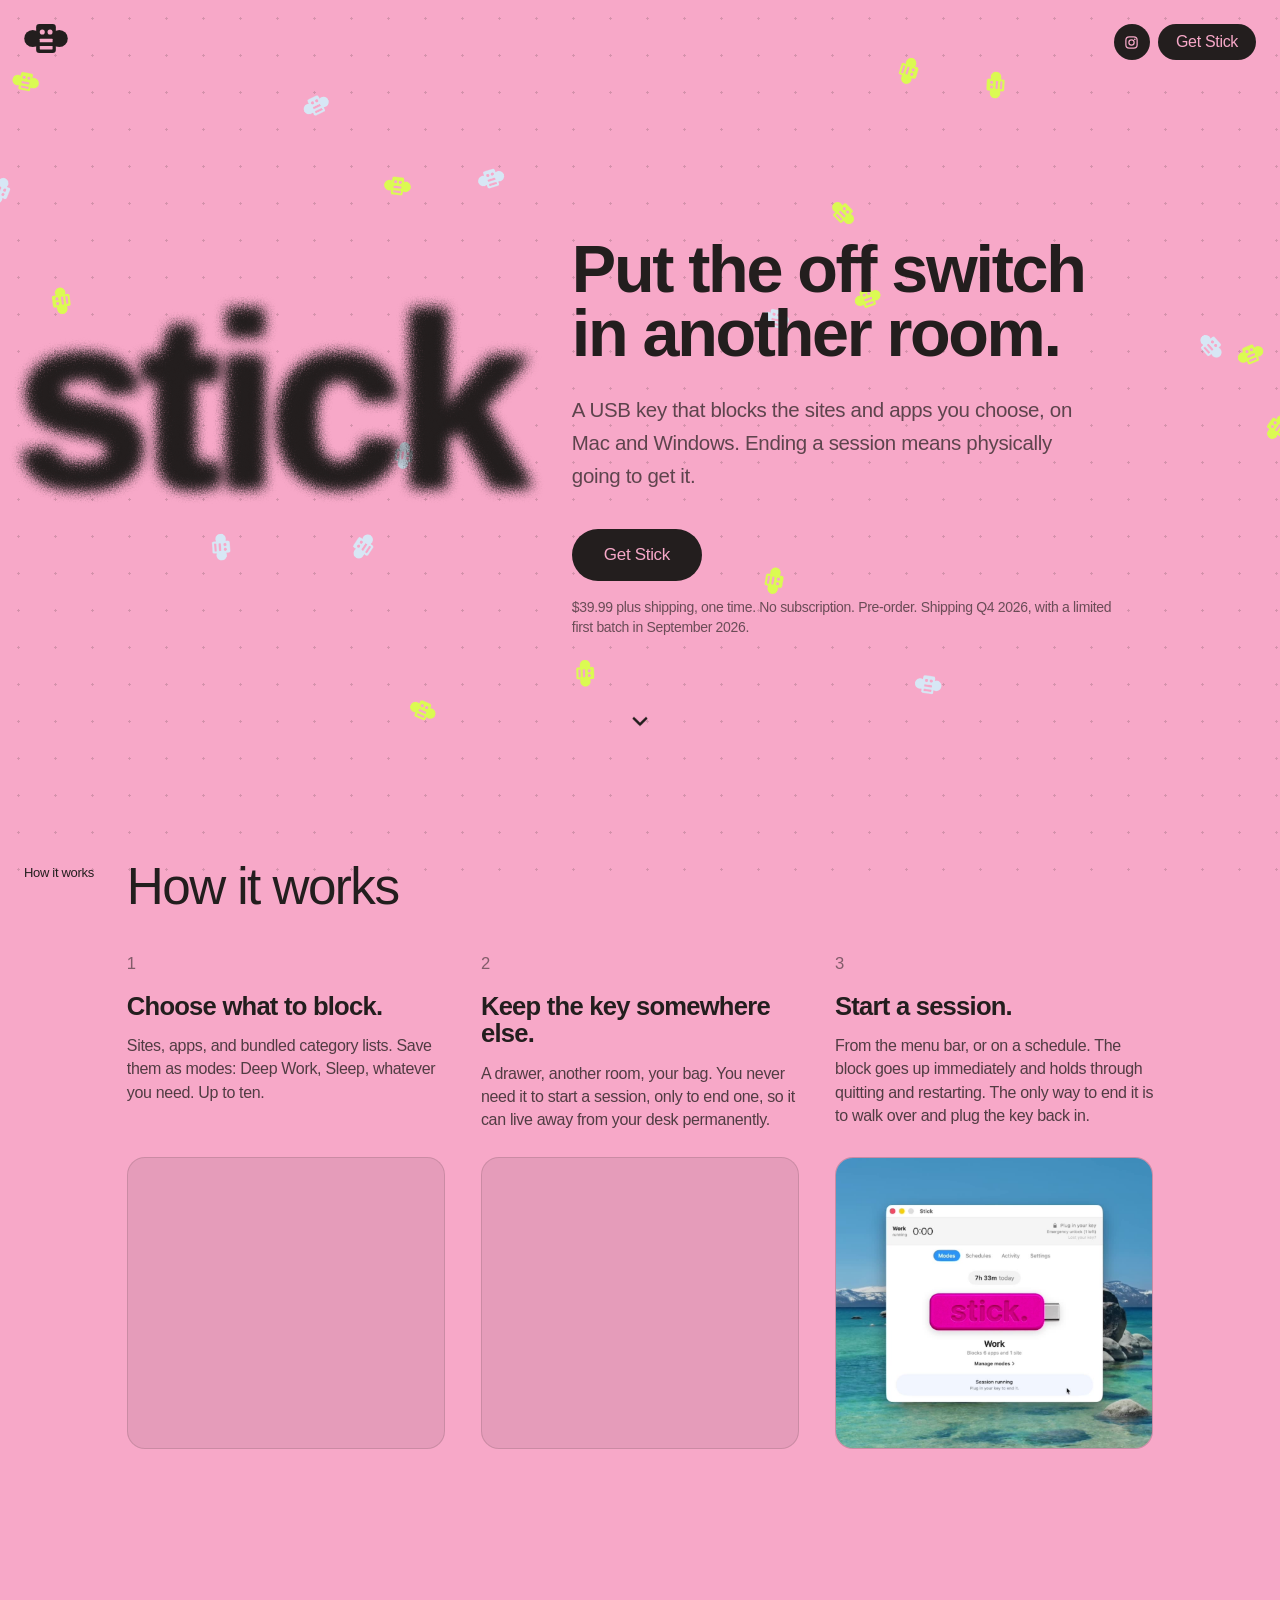
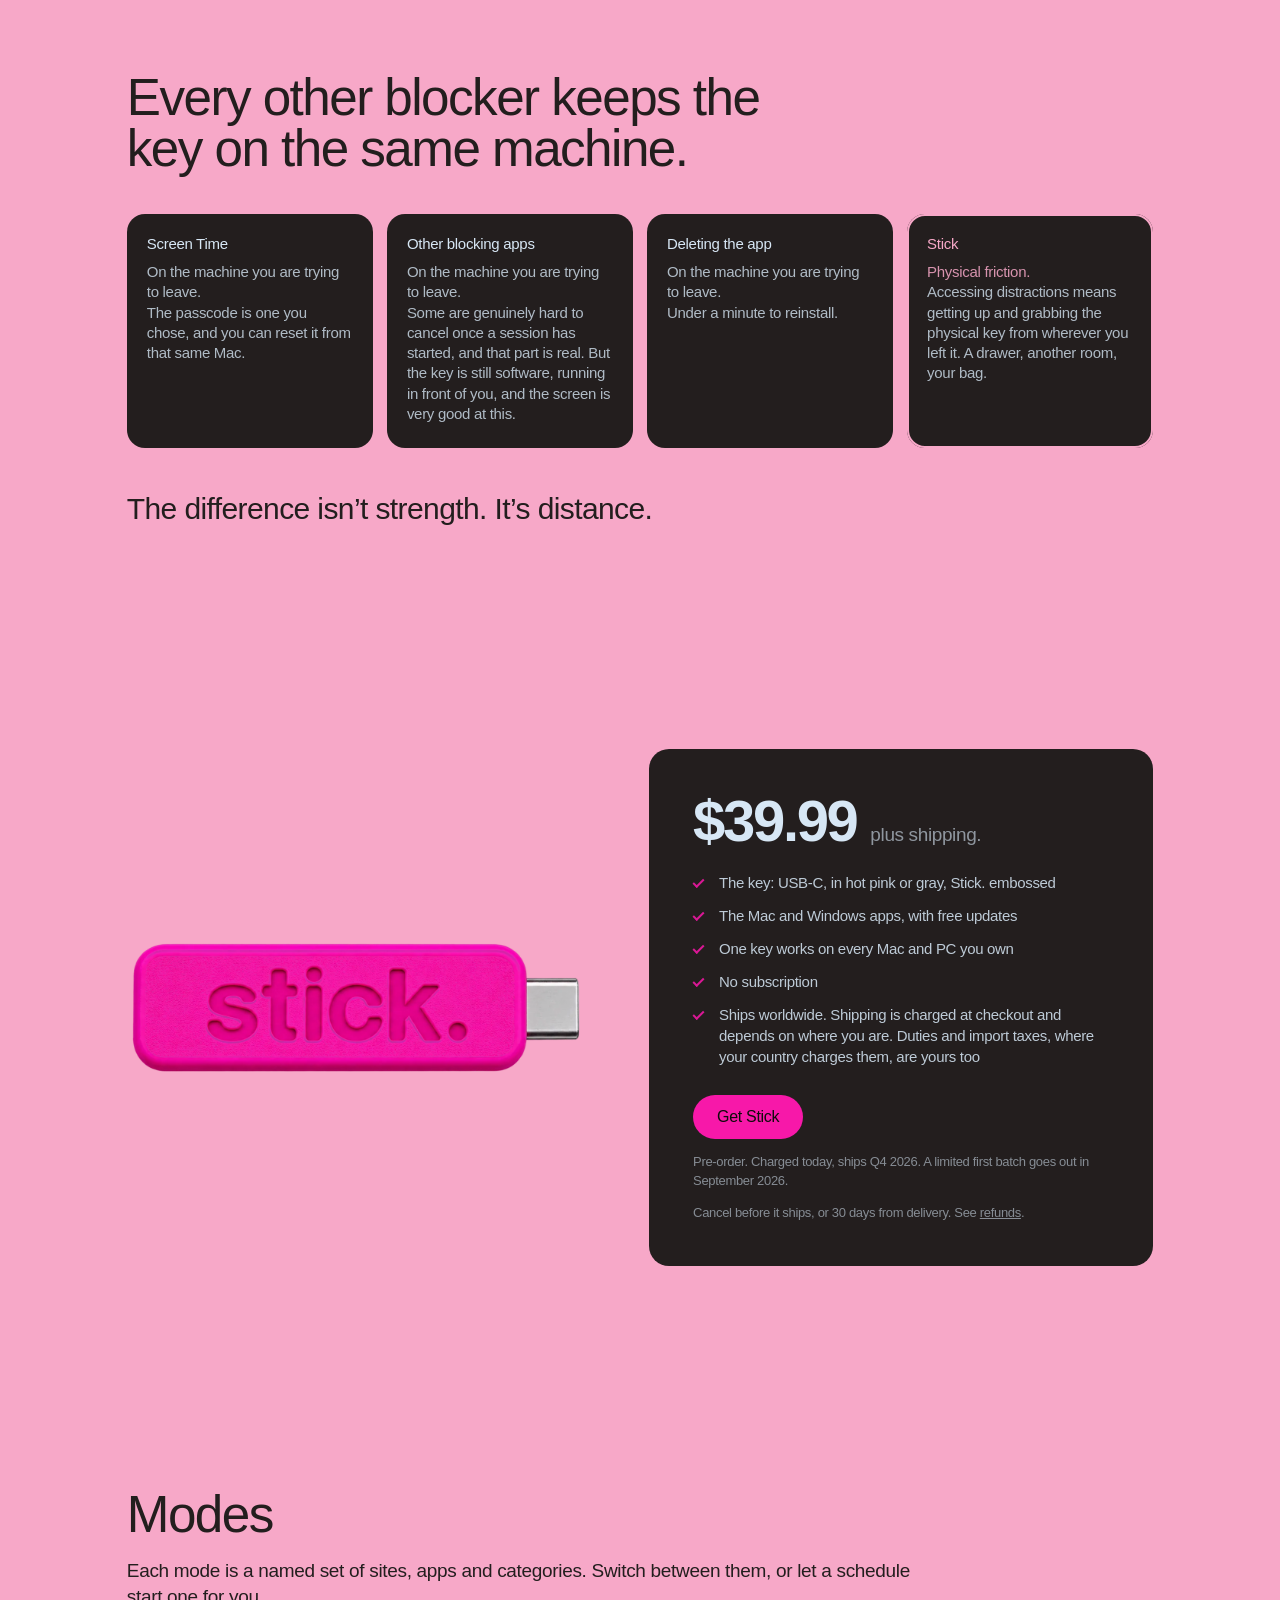
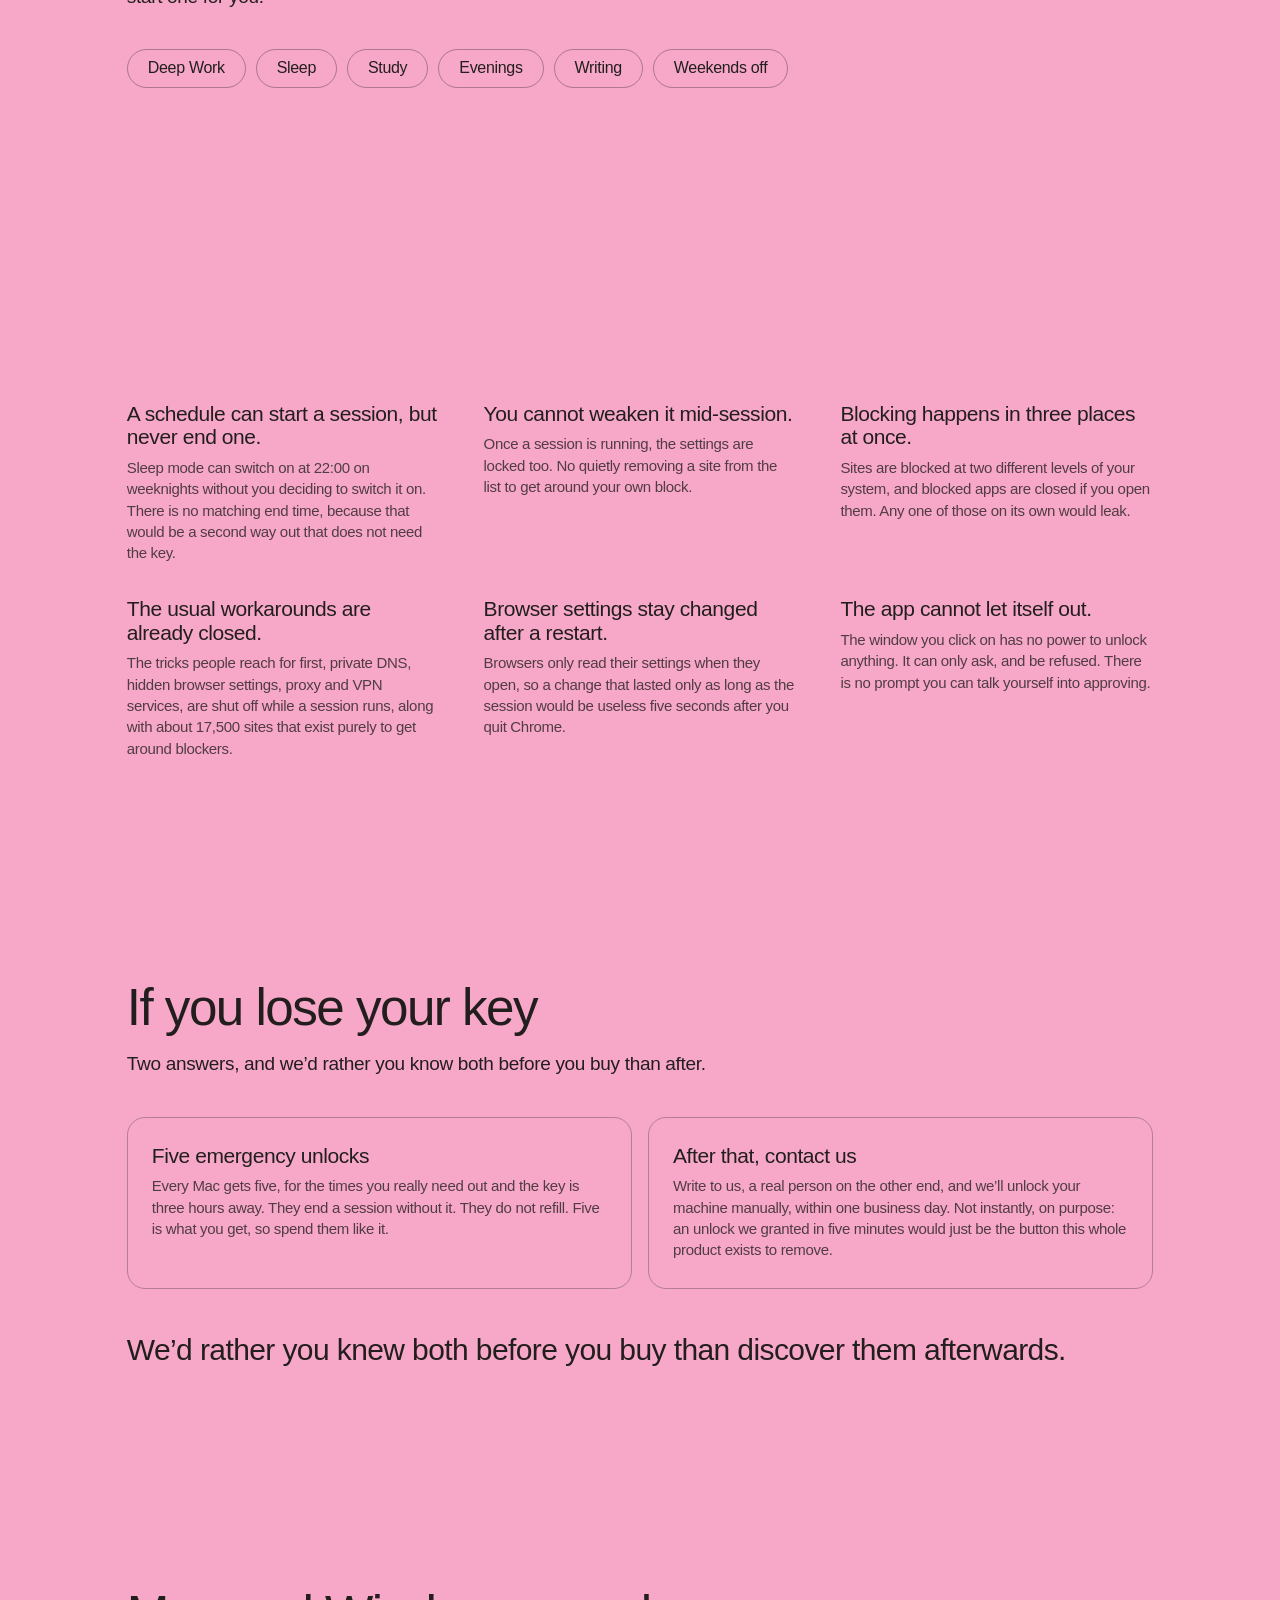
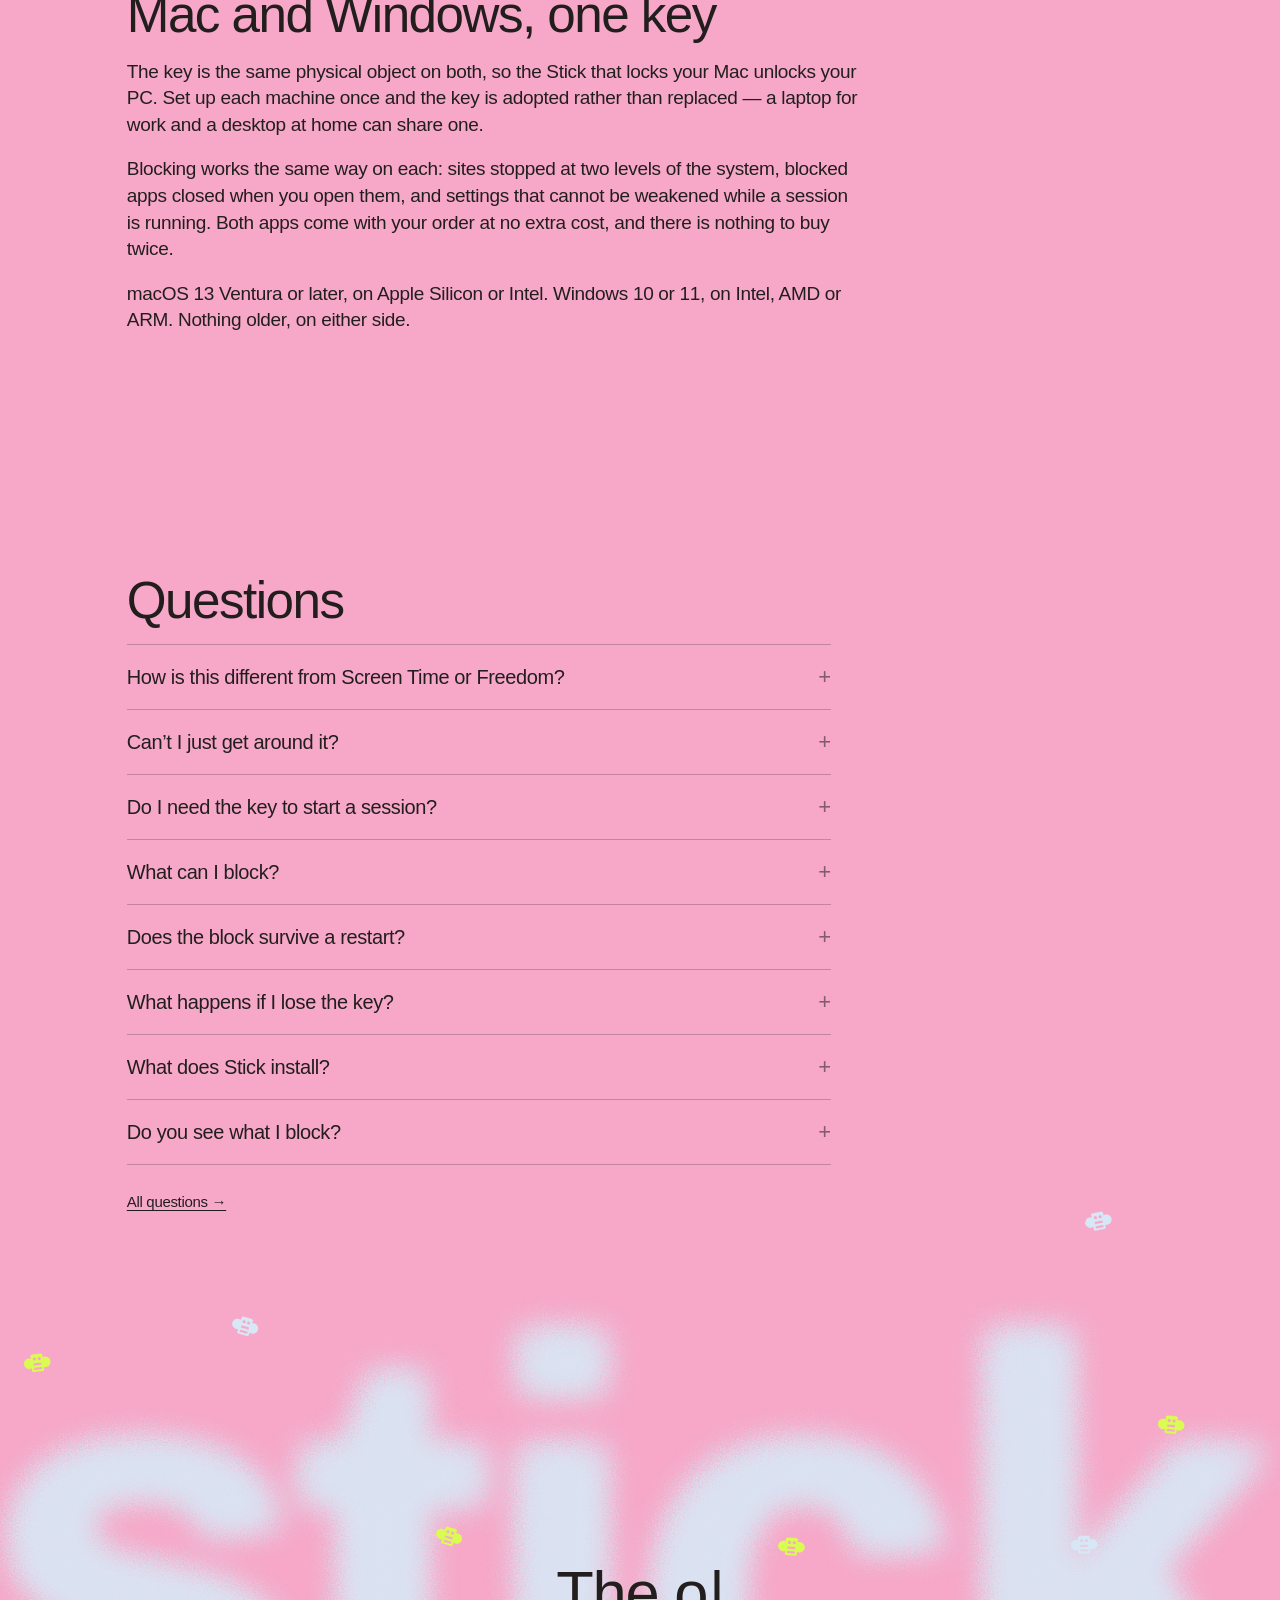
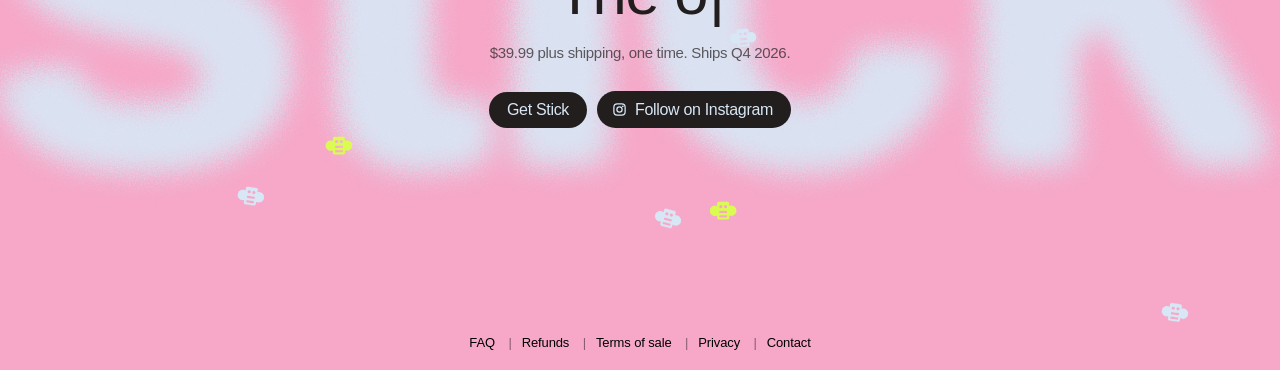
<file: index.html>
<!DOCTYPE html>
<html lang="en" data-site="stick" style="--bg-top: rgb(247, 168, 200);">
<head>
  <meta charset="UTF-8">
  <meta name="viewport" content="width=device-width, initial-scale=1.0">
  <title>Stick | Put the off switch in another room</title>
  <link rel="icon" href="assets/icon.svg">
  <meta name="description" content="Stick is a USB key that blocks the sites and apps you choose, on Mac and Windows. Ending a session means physically going to get it.">
  <meta name="theme-color" content="#f7a8c8">
  <meta property="og:title" content="Stick | Put the off switch in another room">
  <meta property="og:description" content="Stick is a USB key that blocks the sites and apps you choose, on Mac and Windows. Ending a session means physically going to get it.">
  <meta property="og:type" content="website">
  <meta name="twitter:card" content="summary_large_image">
  <link rel="stylesheet" href="assets/styles.css?v=c54cc865">
  <script>document.documentElement.classList.add("js")</script>
</head>
<body>
  <div class="bg-wash" aria-hidden="true"></div>
  <div class="bg-dots" aria-hidden="true"></div>

  <button class="chrome-logo hover-fade" type="button" aria-label="Back to top">
    <svg class="chrome-bee-logo" viewBox="0 0 466 309" width="44" height="29" aria-hidden="true" focusable="false">
      <defs>
        <mask id="chrome-bee-mask">
          <circle cx="91.7" cy="154.5" r="91.7" fill="white"></circle>
          <circle cx="374.3" cy="154.5" r="91.7" fill="white"></circle>
          <rect x="128" y="0" width="210" height="309" rx="34" fill="white"></rect>
          <ellipse class="bee-eye" cx="193.3" cy="84.4" rx="27" ry="27" fill="black">
            <animate attributeName="ry" begin="indefinite" dur="0.72s" values="27;2;27;2;27" keyTimes="0;0.18;0.36;0.54;1" fill="freeze"></animate>
          </ellipse>
          <ellipse class="bee-eye" cx="276" cy="84.4" rx="27" ry="27" fill="black">
            <animate attributeName="ry" begin="indefinite" dur="0.72s" values="27;2;27;2;27" keyTimes="0;0.18;0.36;0.54;1" fill="freeze"></animate>
          </ellipse>
          <rect x="166.3" y="157.2" width="136.9" height="38.3" rx="5" fill="black"></rect>
          <rect x="166.9" y="235.1" width="136.2" height="37.6" rx="5" fill="black"></rect>
        </mask>
      </defs>
      <rect x="0" y="0" width="466" height="309" fill="currentColor" mask="url(#chrome-bee-mask)"></rect>
    </svg>
  </button>

  <div class="chrome-right">
    <a class="buzz-pill chrome-social" href="https://www.instagram.com/stick.ig/" target="_blank" rel="noreferrer" aria-label="Open the stick Instagram profile">
      <svg viewBox="0 0 24 24" width="15" height="15" fill="none" aria-hidden="true" focusable="false">
        <rect x="3" y="3" width="18" height="18" rx="5.4" stroke="currentColor" stroke-width="2"></rect>
        <circle cx="12" cy="12" r="4.2" stroke="currentColor" stroke-width="2"></circle>
        <circle cx="17.3" cy="6.8" r="1.35" fill="currentColor"></circle>
      </svg>
    </a>
    <a class="chrome-download buzz-pill" href="#pricing">Get Stick</a>
  </div>

  <a class="chrome-builtby" href="#how-it-works"><span>How it works</span></a>

  <main class="buzz-site">
    <svg width="0" height="0" aria-hidden="true" focusable="false" class="filter-defs">
      <title>Stick wordmark texture filter</title>
      <defs>
        <filter id="buzz-fuzz-hero" x="-40%" y="-40%" width="180%" height="180%" color-interpolation-filters="sRGB">
          <feGaussianBlur in="SourceGraphic" stdDeviation="9.6" result="softLogo"></feGaussianBlur>
          <feTurbulence type="fractalNoise" baseFrequency="0.68" numOctaves="4" seed="7" result="textureNoise">
            <animate attributeName="seed" dur="0.4s" repeatCount="indefinite" values="7;19;11;25;7"></animate>
          </feTurbulence>
          <feDisplacementMap in="softLogo" in2="textureNoise" scale="14.4" xChannelSelector="R" yChannelSelector="G" result="buzzedLogo"></feDisplacementMap>
          <feColorMatrix in="textureNoise" type="matrix" values="0 0 0 0 0
                       0 0 0 0 0
                       0 0 0 0 0
                       0.66 0.66 0.66 0 0" result="grainMask"></feColorMatrix>
          <feComposite in="buzzedLogo" in2="grainMask" operator="in" result="grainLogo"></feComposite>
          <feMerge>
            <feMergeNode in="buzzedLogo"></feMergeNode>
            <feMergeNode in="grainLogo"></feMergeNode>
          </feMerge>
        </filter>
      </defs>
    </svg>

    <!-- HERO -->
    <section data-bg-section="hero" class="hero">
      <div class="bee-layer bee-layer-back" data-bee-field="hero-back" aria-hidden="true"></div>
      <div class="bee-layer bee-layer-front" data-bee-field="hero-front" aria-hidden="true"></div>

      <div class="hero-inner">
        <div class="hero-wordmark-group">
          <div class="hero-wordmark" data-fuzz>stick</div>
        </div>
        <div class="hero-copy" data-reveal>
          <h1>Put the off switch<br>in another room.</h1>
          <p class="hero-sub">A USB key that blocks the sites and apps you choose, on Mac and Windows. Ending a session means physically going to get it.</p>
          <a class="buzz-pill hero-cta" href="#pricing">Get Stick</a>
          <p class="hero-fine">$39.99 plus shipping, one time. No subscription. Pre-order. Shipping Q4 2026, with a limited first batch in September 2026.</p>
        </div>
      </div>

      <button type="button" class="hero-scroll-cue" aria-label="Scroll to learn more" data-scroll-to="#how-it-works">
        <span>
          <svg viewBox="0 0 21.0389 28.4804" fill="none" aria-hidden="true" focusable="false">
            <title>Scroll down</title>
            <g>
              <path d="M15.2985 13.1819L7.85449 5.73784C7.71567 5.59903 7.55088 5.48892 7.36951 5.41379C7.18814 5.33867 6.99375 5.3 6.79744 5.3C6.40097 5.3 6.02073 5.4575 5.74039 5.73784C5.60157 5.87666 5.49146 6.04145 5.41633 6.22282C5.34121 6.40419 5.30254 6.59858 5.30254 6.7949C5.30254 7.19137 5.46004 7.5716 5.74039 7.85195L12.1422 14.2389L5.74039 20.6259C5.60084 20.7643 5.49008 20.929 5.4145 21.1104C5.33892 21.2918 5.3 21.4864 5.3 21.6829C5.3 21.8795 5.33892 22.0741 5.4145 22.2555C5.49008 22.4369 5.60084 22.6016 5.74039 22.74C5.87879 22.8795 6.04345 22.9903 6.22488 23.0659C6.4063 23.1415 6.6009 23.1804 6.79744 23.1804C6.99398 23.1804 7.18857 23.1415 7.37 23.0659C7.55142 22.9903 7.71608 22.8795 7.85449 22.74L15.2985 15.296C15.438 15.1576 15.5488 14.9929 15.6244 14.8115C15.7 14.63 15.7389 14.4355 15.7389 14.2389C15.7389 14.0424 15.7 13.8478 15.6244 13.6664C15.5488 13.4849 15.438 13.3203 15.2985 13.1819Z" fill="currentColor"></path>
              <path d="M6.79707 5.14961C7.01308 5.14961 7.22739 5.19292 7.42695 5.27559C7.62642 5.35823 7.80747 5.47937 7.96016 5.63203L15.4045 13.0754L15.5129 13.1945C15.616 13.3192 15.7004 13.4587 15.7629 13.6086C15.846 13.8082 15.8888 14.0223 15.8889 14.2385C15.8889 14.4548 15.8461 14.6696 15.7629 14.8693C15.6797 15.0689 15.558 15.2503 15.4045 15.4025L15.4035 15.4016L7.96016 22.8449C7.80788 22.9984 7.62752 23.1211 7.42793 23.2043C7.22823 23.2875 7.01341 23.3303 6.79707 23.3303C6.58085 23.3302 6.36678 23.2874 6.16719 23.2043C5.96757 23.1211 5.78629 22.9994 5.63398 22.8459V22.8449C5.48093 22.6928 5.35857 22.5119 5.27559 22.3127C5.19254 22.1132 5.14961 21.8989 5.14961 21.6828C5.14963 21.4666 5.1925 21.2525 5.27559 21.0529C5.35868 20.8535 5.48065 20.672 5.63398 20.5197L11.9299 14.2385L5.63398 7.9582C5.3256 7.64978 5.1526 7.23126 5.15254 6.79512C5.15254 6.57911 5.19488 6.3648 5.27754 6.16523C5.36015 5.96583 5.4814 5.78469 5.63398 5.63203C5.94238 5.32364 6.36095 5.14971 6.79707 5.14961Z" stroke="currentColor" stroke-width="0.3"></path>
            </g>
          </svg>
        </span>
      </button>
    </section>


    <!-- HOW IT WORKS -->
    <section id="how-it-works" data-bg-section="how" class="band how-section">
      <h2 class="band-heading" data-reveal>How it works</h2>

      <ol class="steps">
        <li class="step" data-reveal>
          <span class="step-num">1</span>
          <h3>Choose what to block.</h3>
          <p>Sites, apps, and bundled category lists. Save them as modes: Deep Work, Sleep, whatever you need. Up to ten.</p>
          <img class="step-media" src="assets/how/step1-choose.webp" width="1100" height="987" loading="lazy" decoding="async"
               alt="The Modes tab in the Stick app, showing a Work mode that blocks 6 apps and 1 site, with its app icons listed and Edit and add buttons.">
        </li>
        <li class="step" data-reveal>
          <span class="step-num">2</span>
          <h3>Keep the key somewhere else.</h3>
          <p>A drawer, another room, your bag. You never need it to start a session, only to end one, so it can live away from your desk permanently.</p>
          <img class="step-media" src="assets/how/step2-key.webp" width="1100" height="1007" loading="lazy" decoding="async"
               alt="A hand holding the pink Stick key on a lawn, with a brick building out of focus behind it.">
        </li>
        <li class="step" data-reveal>
          <span class="step-num">3</span>
          <h3>Start a session.</h3>
          <p>From the menu bar, or on a schedule. The block goes up immediately and holds through quitting and restarting. The only way to end it is to walk over and plug the key back in.</p>
          <video class="step-media" data-autoplay src="assets/how/step3-session.mp4" poster="assets/how/step3-poster.jpg"
                 width="1000" height="918" loop muted playsinline preload="metadata"
                 aria-label="A screen recording: the Stick app showing a Work mode and a Lock button, then Chrome failing to load instagram.com with ERR_CONNECTION_REFUSED."></video>
        </li>
      </ol>
    </section>


    <!-- COMPARISON -->
    <section id="comparison" data-bg-section="compare" class="band compare-section">
      <h2 class="band-heading" data-reveal>Every other blocker keeps the key on the same machine.</h2>

      <div class="features-track compare-track">
        <article class="feature-card compare-card" data-reveal>
          <div class="feature-card-text">
            <h3>Screen Time</h3>
            <p class="compare-where">On the machine you are trying to leave.</p>
            <p>The passcode is one you chose, and you can reset it from that same Mac.</p>
          </div>
        </article>
        <article class="feature-card compare-card" data-reveal>
          <div class="feature-card-text">
            <h3>Other blocking apps</h3>
            <p class="compare-where">On the machine you are trying to leave.</p>
            <p>Some are genuinely hard to cancel once a session has started, and that part is real. But the key is still software, running in front of you, and the screen is very good at this.</p>
          </div>
        </article>
        <article class="feature-card compare-card" data-reveal>
          <div class="feature-card-text">
            <h3>Deleting the app</h3>
            <p class="compare-where">On the machine you are trying to leave.</p>
            <p>Under a minute to reinstall.</p>
          </div>
        </article>
        <article class="feature-card compare-card is-stick" data-reveal>
          <div class="feature-card-text">
            <h3>Stick</h3>
            <p class="compare-where">Physical friction.</p>
            <p>Accessing distractions means getting up and grabbing the physical key from wherever you left it. A drawer, another room, your bag.</p>
          </div>
        </article>
      </div>

      <p class="band-kicker" data-reveal>The difference isn’t strength. It’s distance.</p>
    </section>


    <!-- PRICING -->
    <section id="pricing" data-bg-section="pricing" class="band pricing-section">
      <div class="pricing-layout">
        <img class="pricing-key" src="assets/stick-key.webp?v=b2602285" width="1200" height="365" loading="lazy" decoding="async" data-reveal
             alt="The Stick key: a hot pink USB-C key with stick. embossed on it">
        <div class="pricing-card" data-reveal>
          <p class="pricing-price">$39.99 <span>plus shipping.</span></p>
          <ul class="pricing-list">
            <li>The key: USB-C, in hot pink or gray, Stick. embossed</li>
            <li>The Mac and Windows apps, with free updates</li>
            <li>One key works on every Mac and PC you own</li>
            <li>No subscription</li>
            <li>Ships worldwide. Shipping is charged at checkout and depends on where you are. Duties and import taxes, where your country charges them, are yours too</li>
          </ul>
          <a class="buzz-pill pricing-cta" href="https://www.getstick.website/buy" target="_blank" rel="noreferrer">Get Stick</a>
          <p class="pricing-note">Pre-order. Charged today, ships Q4 2026. A limited first batch goes out in September 2026.</p>
          <p class="pricing-note">Cancel before it ships, or 30 days from delivery. See <a href="pages/refunds.html">refunds</a>.</p>
        </div>
      </div>
    </section>


    <!-- MODES -->
    <section id="modes" data-bg-section="modes" class="band modes-section">
      <h2 class="band-heading" data-reveal>Modes</h2>
      <p class="band-sub" data-reveal>Each mode is a named set of sites, apps and categories. Switch between them, or let a schedule start one for you.</p>
      <ul class="mode-chips" data-reveal>
        <li>Deep Work</li>
        <li>Sleep</li>
        <li>Study</li>
        <li>Evenings</li>
        <li>Writing</li>
        <li>Weekends off</li>
      </ul>
    </section>


    <!-- DETAILS -->
    <section id="details" data-bg-section="details" class="band details-section">
      <h2 class="band-heading" data-reveal>The details we think you’ll care about</h2>
      <div class="details-grid">
        <div class="detail" data-reveal>
          <h3>A schedule can start a session, but never end one.</h3>
          <p>Sleep mode can switch on at 22:00 on weeknights without you deciding to switch it on. There is no matching end time, because that would be a second way out that does not need the key.</p>
        </div>
        <div class="detail" data-reveal>
          <h3>You cannot weaken it mid-session.</h3>
          <p>Once a session is running, the settings are locked too. No quietly removing a site from the list to get around your own block.</p>
        </div>
        <div class="detail" data-reveal>
          <h3>Blocking happens in three places at once.</h3>
          <p>Sites are blocked at two different levels of your system, and blocked apps are closed if you open them. Any one of those on its own would leak.</p>
        </div>
        <div class="detail" data-reveal>
          <h3>The usual workarounds are already closed.</h3>
          <p>The tricks people reach for first, private DNS, hidden browser settings, proxy and VPN services, are shut off while a session runs, along with about 17,500 sites that exist purely to get around blockers.</p>
        </div>
        <div class="detail" data-reveal>
          <h3>Browser settings stay changed after a restart.</h3>
          <p>Browsers only read their settings when they open, so a change that lasted only as long as the session would be useless five seconds after you quit Chrome.</p>
        </div>
        <div class="detail" data-reveal>
          <h3>The app cannot let itself out.</h3>
          <p>The window you click on has no power to unlock anything. It can only ask, and be refused. There is no prompt you can talk yourself into approving.</p>
        </div>
      </div>
    </section>


    <!-- LOST KEY -->
    <section id="lost-key" data-bg-section="key" class="band key-section">
      <h2 class="band-heading" data-reveal>If you lose your key</h2>
      <p class="band-sub" data-reveal>Two answers, and we’d rather you know both before you buy than after.</p>
      <div class="key-grid">
        <div class="key-card" data-reveal>
          <h3>Five emergency unlocks</h3>
          <p>Every Mac gets five, for the times you really need out and the key is three hours away. They end a session without it. They do not refill. Five is what you get, so spend them like it.</p>
        </div>
        <div class="key-card" data-reveal>
          <h3>After that, contact us</h3>
          <p>Write to us, a real person on the other end, and we’ll unlock your machine manually, within one business day. Not instantly, on purpose: an unlock we granted in five minutes would just be the button this whole product exists to remove.</p>
        </div>
      </div>
      <p class="band-kicker" data-reveal>We’d rather you knew both before you buy than discover them afterwards.</p>
    </section>


    <!-- PLATFORMS -->
    <section id="platforms" data-bg-section="platforms" class="band platforms-section">
      <h2 class="band-heading" data-reveal>Mac and Windows, one key</h2>
      <div class="platforms-copy">
        <p data-reveal>The key is the same physical object on both, so the Stick that locks your Mac unlocks your PC. Set up each machine once and the key is adopted rather than replaced — a laptop for work and a desktop at home can share one.</p>
        <p data-reveal>Blocking works the same way on each: sites stopped at two levels of the system, blocked apps closed when you open them, and settings that cannot be weakened while a session is running. Both apps come with your order at no extra cost, and there is nothing to buy twice.</p>
        <p class="platforms-req" data-reveal>macOS 13 Ventura or later, on Apple Silicon or Intel. Windows 10 or 11, on Intel, AMD or ARM. Nothing older, on either side.</p>
      </div>
    </section>


    <!-- QUESTIONS -->
    <section id="questions" data-bg-section="questions" class="band questions-section">
      <h2 class="band-heading" data-reveal>Questions</h2>
      <div class="faq" data-reveal>
        <details>
          <summary>How is this different from Screen Time or Freedom?</summary>
          <p>Their key lives on the machine you’re trying to get away from. Ours is an object you can put in another room. Some of those apps are legitimately hard to cancel mid-session, and we’re not claiming otherwise. We’re claiming distance beats difficulty.</p>
        </details>
        <details>
          <summary>Can’t I just get around it?</summary>
          <p>Yes, if you’re determined and technical. It’s your computer and you have administrator rights on it. Stick is built to beat the impulse, not you with a terminal open and an afternoon free. What it removes is the easy exit: no timer to wait out, no button that ends a session early, and no password you can talk yourself into typing. The way back in is a walk to wherever you left the key.</p>
        </details>
        <details>
          <summary>Do I need the key to start a session?</summary>
          <p>No. Start one from the menu bar, or let a schedule do it. The key is only how you get out.</p>
        </details>
        <details>
          <summary>What can I block?</summary>
          <p>Any website and any app, individually. Plus two bundled category lists, Explicit content and Gambling, which are tens of thousands of domains each. There deliberately isn’t a “social media” category: the site picker lets you choose the individual sites, which is finer-grained and more honest than one switch over a list you can’t inspect.</p>
        </details>
        <details>
          <summary>Does the block survive a restart?</summary>
          <p>Yes. The blocking service runs at boot and is set to restart if it stops, the blocked-hosts region is restored within two seconds of any hand edit, and browser policy is written persistently rather than per-session. Restarting, logging out, quitting the app or killing the process all leave the block in place. What ends it is the key, or one of the five emergency unlocks.</p>
        </details>
        <details>
          <summary>What happens if I lose the key?</summary>
          <p>Five emergency unlocks per machine. It’s a lifetime allowance and they don’t refill. After that, write to us and we’ll unlock it manually.</p>
        </details>
        <details>
          <summary>What does Stick install?</summary>
          <p>A small program that runs in the background, plus the app window you use. The background program needs the highest level of access on your machine, because that is what keeps a block in place after a restart instead of letting it disappear the moment you quit the app. It is signed either way — checked by Apple on a Mac, and code-signed on Windows — so your computer can confirm it came from us and has not been tampered with, and the installer comes on the key itself. The window you click on has no power to unlock anything by itself: it can only ask the background program, and be refused.</p>
        </details>
        <details>
          <summary>Do you see what I block?</summary>
          <p>No. Nothing in Stick sends anything to us: no account, no check to see whether you paid, no record of how you use it. Your modes, your blocked lists and your session history stay on your machine. It does download two lists from GitHub, and neither carries anything about you: the sites for a category when you switch one on, and a weekly refresh of the list of sites people use to get around blockers. If you would rather check than take our word for it, any network monitor will show you exactly that.</p>
        </details>
      </div>
      <p class="faq-all" data-reveal><a href="pages/faq.html">All questions →</a></p>
    </section>


    <!-- FOOTER -->
    <div class="footer-wrap">
      <footer id="get" data-bg-section="footer" class="site-footer">
        <svg width="0" height="0" aria-hidden="true" focusable="false" class="filter-defs">
          <defs>
            <filter id="buzz-fuzz-footer" x="-40%" y="-40%" width="180%" height="180%" color-interpolation-filters="sRGB">
              <feGaussianBlur in="SourceGraphic" stdDeviation="16" result="softLogo"></feGaussianBlur>
              <feTurbulence type="fractalNoise" baseFrequency="0.68" numOctaves="4" seed="7" result="textureNoise">
                <animate attributeName="baseFrequency" dur="0.4s" repeatCount="indefinite" values="0.68;0.8;0.6;0.86;0.68"></animate>
                <animate attributeName="seed" dur="0.4s" repeatCount="indefinite" values="7;19;11;25;7"></animate>
              </feTurbulence>
              <feDisplacementMap in="softLogo" in2="textureNoise" scale="24" xChannelSelector="R" yChannelSelector="G" result="buzzedLogo"></feDisplacementMap>
              <feColorMatrix in="textureNoise" type="matrix" values="0 0 0 0 0
                       0 0 0 0 0
                       0 0 0 0 0
                       0.66 0.66 0.66 0 0" result="grainMask"></feColorMatrix>
              <feComposite in="buzzedLogo" in2="grainMask" operator="in" result="grainLogo"></feComposite>
              <feMerge>
                <feMergeNode in="buzzedLogo"></feMergeNode>
                <feMergeNode in="grainLogo"></feMergeNode>
              </feMerge>
            </filter>
            <filter id="buzz-fuzz-footer-mobile" x="-40%" y="-40%" width="180%" height="180%" color-interpolation-filters="sRGB">
              <feGaussianBlur in="SourceGraphic" stdDeviation="7" result="softLogo"></feGaussianBlur>
              <feTurbulence type="fractalNoise" baseFrequency="0.9" numOctaves="5" seed="7" result="textureNoise"></feTurbulence>
              <feDisplacementMap in="softLogo" in2="textureNoise" scale="11" xChannelSelector="R" yChannelSelector="G" result="buzzedLogo"></feDisplacementMap>
              <feColorMatrix in="textureNoise" type="matrix" values="0 0 0 0 0
                       0 0 0 0 0
                       0 0 0 0 0
                       0.5 0.5 0.5 0 0" result="grainMask"></feColorMatrix>
              <feComposite in="buzzedLogo" in2="grainMask" operator="in" result="grainLogo"></feComposite>
              <feMerge>
                <feMergeNode in="buzzedLogo"></feMergeNode>
                <feMergeNode in="grainLogo"></feMergeNode>
              </feMerge>
            </filter>
          </defs>
        </svg>

        <div class="footer-bees" data-bee-field="footer" aria-hidden="true"></div>
        <div class="footer-wordmark-static" aria-hidden="true">stick</div>
        <div class="footer-wordmark-marquee" aria-hidden="true">
          <div class="buzz-marquee-track">
            <div class="buzz-marquee-group"><span>stick</span><span>stick</span></div>
            <div class="buzz-marquee-group"><span>stick</span><span>stick</span></div>
          </div>
        </div>

        <div class="footer-content" data-reveal>
          <p class="footer-type" aria-live="off"><span data-typewriter></span><span class="type-caret" aria-hidden="true">|</span></p>
          <p class="footer-fine">$39.99 plus shipping, one time. Ships Q4 2026.</p>
          <div class="footer-actions">
            <a class="buzz-pill footer-pill" href="https://www.getstick.website/buy" target="_blank" rel="noreferrer">Get Stick</a>
            <a class="buzz-pill footer-pill footer-pill-social" href="https://www.instagram.com/stick.ig/" target="_blank" rel="noreferrer">
              <svg viewBox="0 0 24 24" width="15" height="15" fill="none" aria-hidden="true" focusable="false">
                <rect x="3" y="3" width="18" height="18" rx="5.4" stroke="currentColor" stroke-width="2"></rect>
                <circle cx="12" cy="12" r="4.2" stroke="currentColor" stroke-width="2"></circle>
                <circle cx="17.3" cy="6.8" r="1.35" fill="currentColor"></circle>
              </svg>
              Follow on Instagram
            </a>
          </div>
        </div>
      </footer>

      <div class="legal-footer-wrap">
        <footer class="legal-footer">
          <div class="legal-links-row">
            <span class="legal-links-item"><a href="pages/faq.html" class="legal-link">FAQ</a></span>
            <span class="legal-links-item"><span aria-hidden="true" class="legal-link-sep">|</span><a href="pages/refunds.html" class="legal-link">Refunds</a></span>
            <span class="legal-links-item"><span aria-hidden="true" class="legal-link-sep">|</span><a href="pages/terms.html" class="legal-link">Terms of sale</a></span>
            <span class="legal-links-item"><span aria-hidden="true" class="legal-link-sep">|</span><a href="pages/privacy.html" class="legal-link">Privacy</a></span>
            <span class="legal-links-item"><span aria-hidden="true" class="legal-link-sep">|</span><a href="pages/contact.html" class="legal-link">Contact</a></span>
          </div>
        </footer>
      </div>
    </div>
  </main>

  <script src="assets/app.js?v=f40193cb"></script>
</body>
</html>
</file>
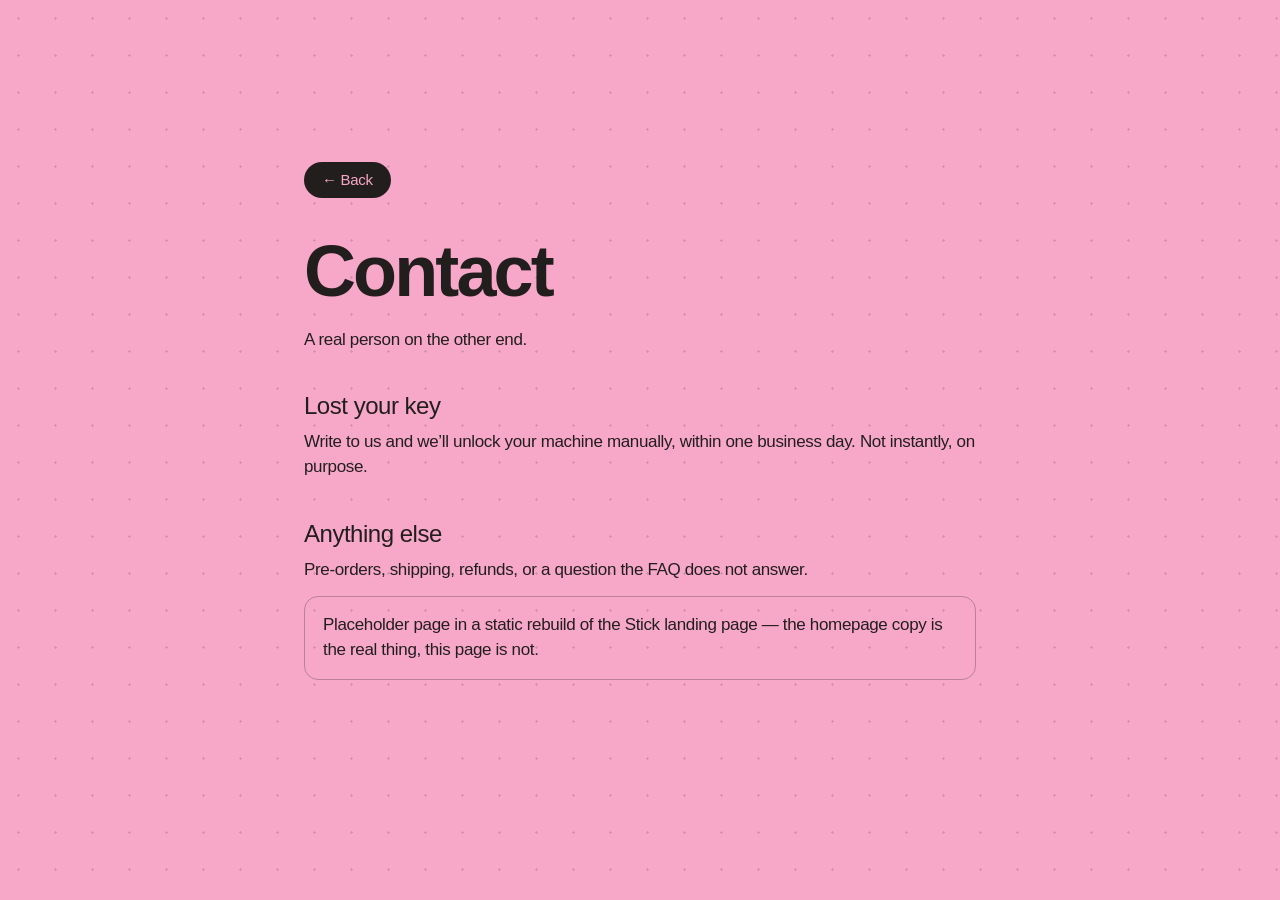
<file: pages/contact.html>
<!DOCTYPE html>
<html lang="en" style="--bg-top: rgb(247, 168, 200);">
<head>
  <meta charset="UTF-8">
  <meta name="viewport" content="width=device-width, initial-scale=1.0">
  <title>Contact — Stick</title>
  <link rel="icon" href="../assets/icon.svg">
  <meta name="theme-color" content="#f7a8c8">
  <link rel="stylesheet" href="../assets/styles.css?v=c54cc865">
</head>
<body>
  <div class="bg-wash" aria-hidden="true"></div>
  <div class="bg-dots" aria-hidden="true"></div>
  <main class="doc-page">
    <a class="doc-back buzz-pill" href="../index.html">&#8592; Back</a>
    <h1>Contact</h1>
    <p>A real person on the other end.</p>
    <h2>Lost your key</h2>
    <p>Write to us and we&#8217;ll unlock your machine manually, within one business day. Not instantly, on purpose.</p>
    <h2>Anything else</h2>
    <p>Pre-orders, shipping, refunds, or a question the FAQ does not answer.</p>
    <p class="doc-note">Placeholder page in a static rebuild of the Stick landing page &#8212; the homepage copy is the real thing, this page is not.</p>
  </main>
</body>
</html>
</file>
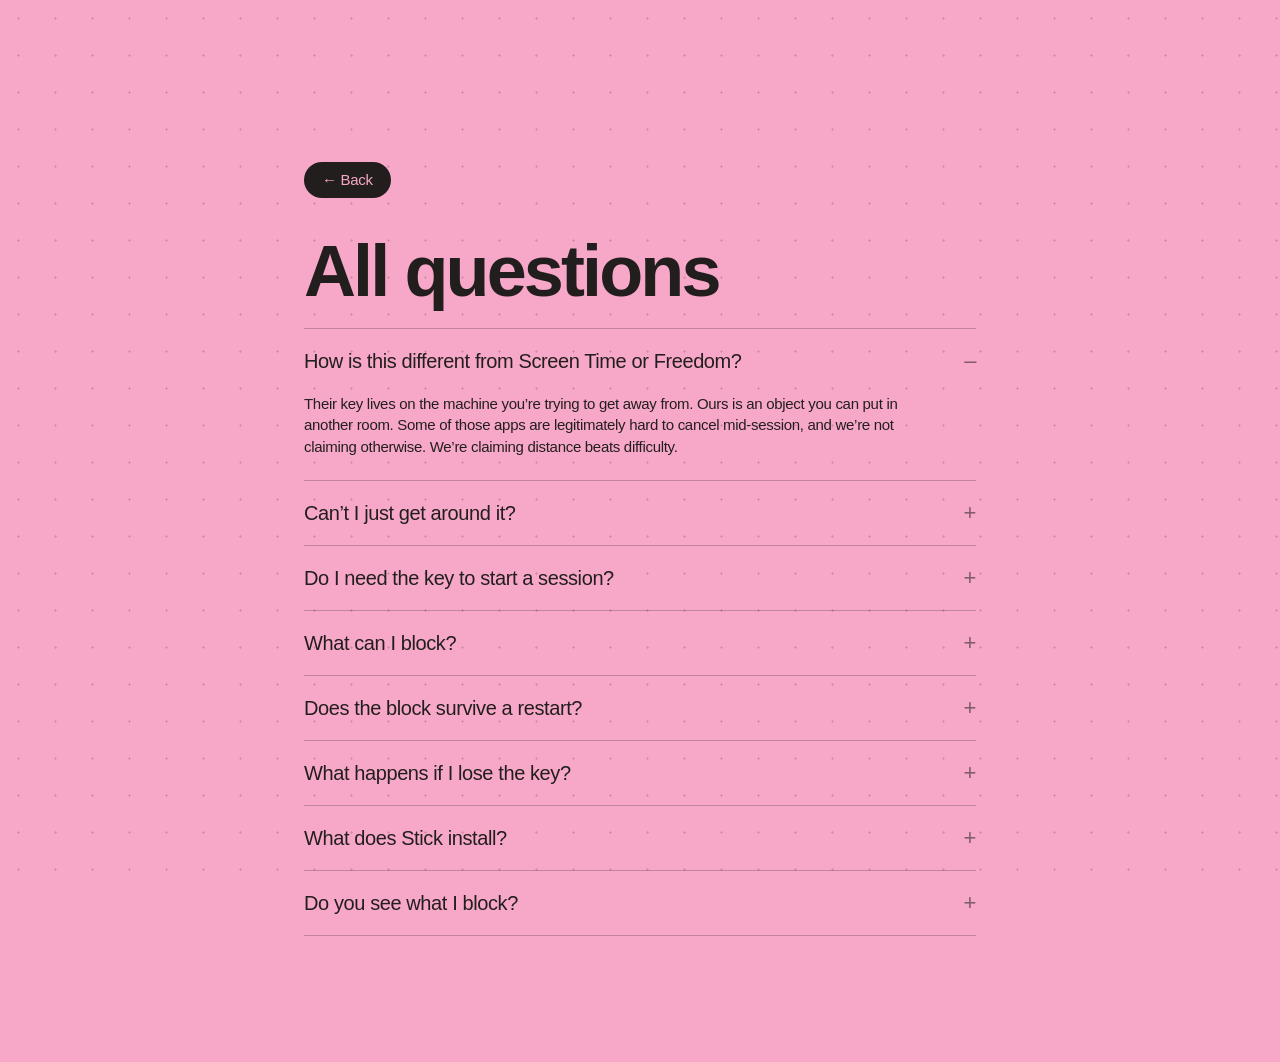
<file: pages/faq.html>
<!DOCTYPE html>
<html lang="en" style="--bg-top: rgb(247, 168, 200);">
<head>
  <meta charset="UTF-8">
  <meta name="viewport" content="width=device-width, initial-scale=1.0">
  <title>All questions — Stick</title>
  <link rel="icon" href="../assets/icon.svg">
  <meta name="theme-color" content="#f7a8c8">
  <link rel="stylesheet" href="../assets/styles.css?v=c54cc865">
</head>
<body>
  <div class="bg-wash" aria-hidden="true"></div>
  <div class="bg-dots" aria-hidden="true"></div>
  <main class="doc-page">
    <a class="doc-back buzz-pill" href="../index.html">&#8592; Back</a>
    <h1>All questions</h1>
    <div class="faq">
      <details open><summary>How is this different from Screen Time or Freedom?</summary><p>Their key lives on the machine you&#8217;re trying to get away from. Ours is an object you can put in another room. Some of those apps are legitimately hard to cancel mid-session, and we&#8217;re not claiming otherwise. We&#8217;re claiming distance beats difficulty.</p></details>
      <details><summary>Can&#8217;t I just get around it?</summary><p>Yes, if you&#8217;re determined and technical. It&#8217;s your computer and you have administrator rights on it. Stick is built to beat the impulse, not you with a terminal open and an afternoon free. What it removes is the easy exit: no timer to wait out, no button that ends a session early, and no password you can talk yourself into typing. The way back in is a walk to wherever you left the key.</p></details>
      <details><summary>Do I need the key to start a session?</summary><p>No. Start one from the menu bar, or let a schedule do it. The key is only how you get out.</p></details>
      <details><summary>What can I block?</summary><p>Any website and any app, individually. Plus two bundled category lists, Explicit content and Gambling, which are tens of thousands of domains each. There deliberately isn&#8217;t a &#8220;social media&#8221; category: the site picker lets you choose the individual sites, which is finer-grained and more honest than one switch over a list you can&#8217;t inspect.</p></details>
      <details><summary>Does the block survive a restart?</summary><p>Yes. The blocking service runs at boot and is set to restart if it stops, the blocked-hosts region is restored within two seconds of any hand edit, and browser policy is written persistently rather than per-session. Restarting, logging out, quitting the app or killing the process all leave the block in place. What ends it is the key, or one of the five emergency unlocks.</p></details>
      <details><summary>What happens if I lose the key?</summary><p>Five emergency unlocks per machine. It&#8217;s a lifetime allowance and they don&#8217;t refill. After that, write to us and we&#8217;ll unlock it manually.</p></details>
      <details><summary>What does Stick install?</summary><p>A small program that runs in the background, plus the app window you use. The background program needs the highest level of access on your machine, because that is what keeps a block in place after a restart instead of letting it disappear the moment you quit the app. It is signed either way &#8212; checked by Apple on a Mac, and code-signed on Windows &#8212; so your computer can confirm it came from us and has not been tampered with, and the installer comes on the key itself. The window you click on has no power to unlock anything by itself: it can only ask the background program, and be refused.</p></details>
      <details><summary>Do you see what I block?</summary><p>No. Nothing in Stick sends anything to us: no account, no check to see whether you paid, no record of how you use it. Your modes, your blocked lists and your session history stay on your machine. It does download two lists from GitHub, and neither carries anything about you: the sites for a category when you switch one on, and a weekly refresh of the list of sites people use to get around blockers. If you would rather check than take our word for it, any network monitor will show you exactly that.</p></details>
    </div>
  </main>
</body>
</html>
</file>
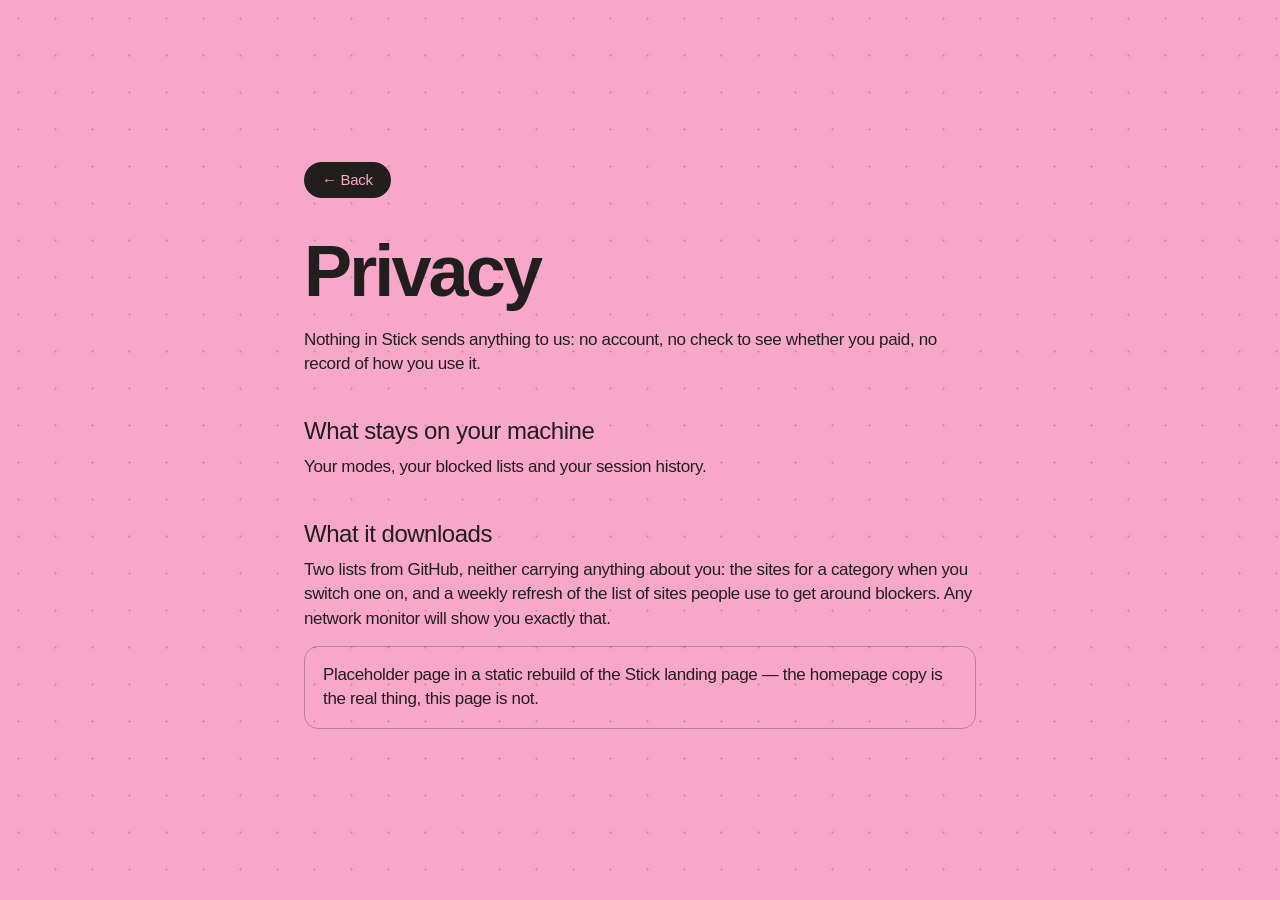
<file: pages/privacy.html>
<!DOCTYPE html>
<html lang="en" style="--bg-top: rgb(247, 168, 200);">
<head>
  <meta charset="UTF-8">
  <meta name="viewport" content="width=device-width, initial-scale=1.0">
  <title>Privacy — Stick</title>
  <link rel="icon" href="../assets/icon.svg">
  <meta name="theme-color" content="#f7a8c8">
  <link rel="stylesheet" href="../assets/styles.css?v=c54cc865">
</head>
<body>
  <div class="bg-wash" aria-hidden="true"></div>
  <div class="bg-dots" aria-hidden="true"></div>
  <main class="doc-page">
    <a class="doc-back buzz-pill" href="../index.html">&#8592; Back</a>
    <h1>Privacy</h1>
    <p>Nothing in Stick sends anything to us: no account, no check to see whether you paid, no record of how you use it.</p>
    <h2>What stays on your machine</h2>
    <p>Your modes, your blocked lists and your session history.</p>
    <h2>What it downloads</h2>
    <p>Two lists from GitHub, neither carrying anything about you: the sites for a category when you switch one on, and a weekly refresh of the list of sites people use to get around blockers. Any network monitor will show you exactly that.</p>
    <p class="doc-note">Placeholder page in a static rebuild of the Stick landing page &#8212; the homepage copy is the real thing, this page is not.</p>
  </main>
</body>
</html>
</file>
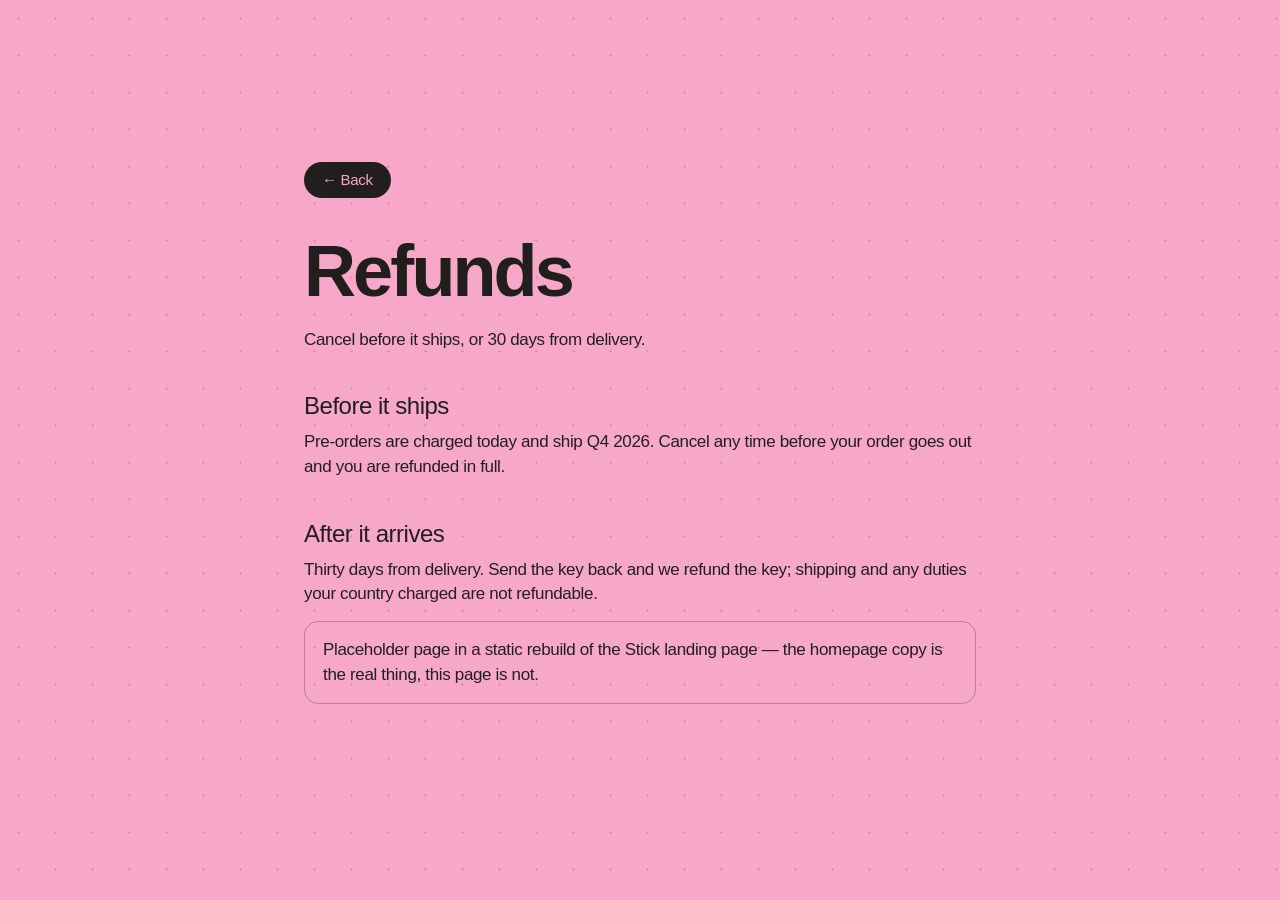
<file: pages/refunds.html>
<!DOCTYPE html>
<html lang="en" style="--bg-top: rgb(247, 168, 200);">
<head>
  <meta charset="UTF-8">
  <meta name="viewport" content="width=device-width, initial-scale=1.0">
  <title>Refunds — Stick</title>
  <link rel="icon" href="../assets/icon.svg">
  <meta name="theme-color" content="#f7a8c8">
  <link rel="stylesheet" href="../assets/styles.css?v=c54cc865">
</head>
<body>
  <div class="bg-wash" aria-hidden="true"></div>
  <div class="bg-dots" aria-hidden="true"></div>
  <main class="doc-page">
    <a class="doc-back buzz-pill" href="../index.html">&#8592; Back</a>
    <h1>Refunds</h1>
    <p>Cancel before it ships, or 30 days from delivery.</p>
    <h2>Before it ships</h2>
    <p>Pre-orders are charged today and ship Q4 2026. Cancel any time before your order goes out and you are refunded in full.</p>
    <h2>After it arrives</h2>
    <p>Thirty days from delivery. Send the key back and we refund the key; shipping and any duties your country charged are not refundable.</p>
    <p class="doc-note">Placeholder page in a static rebuild of the Stick landing page &#8212; the homepage copy is the real thing, this page is not.</p>
  </main>
</body>
</html>
</file>
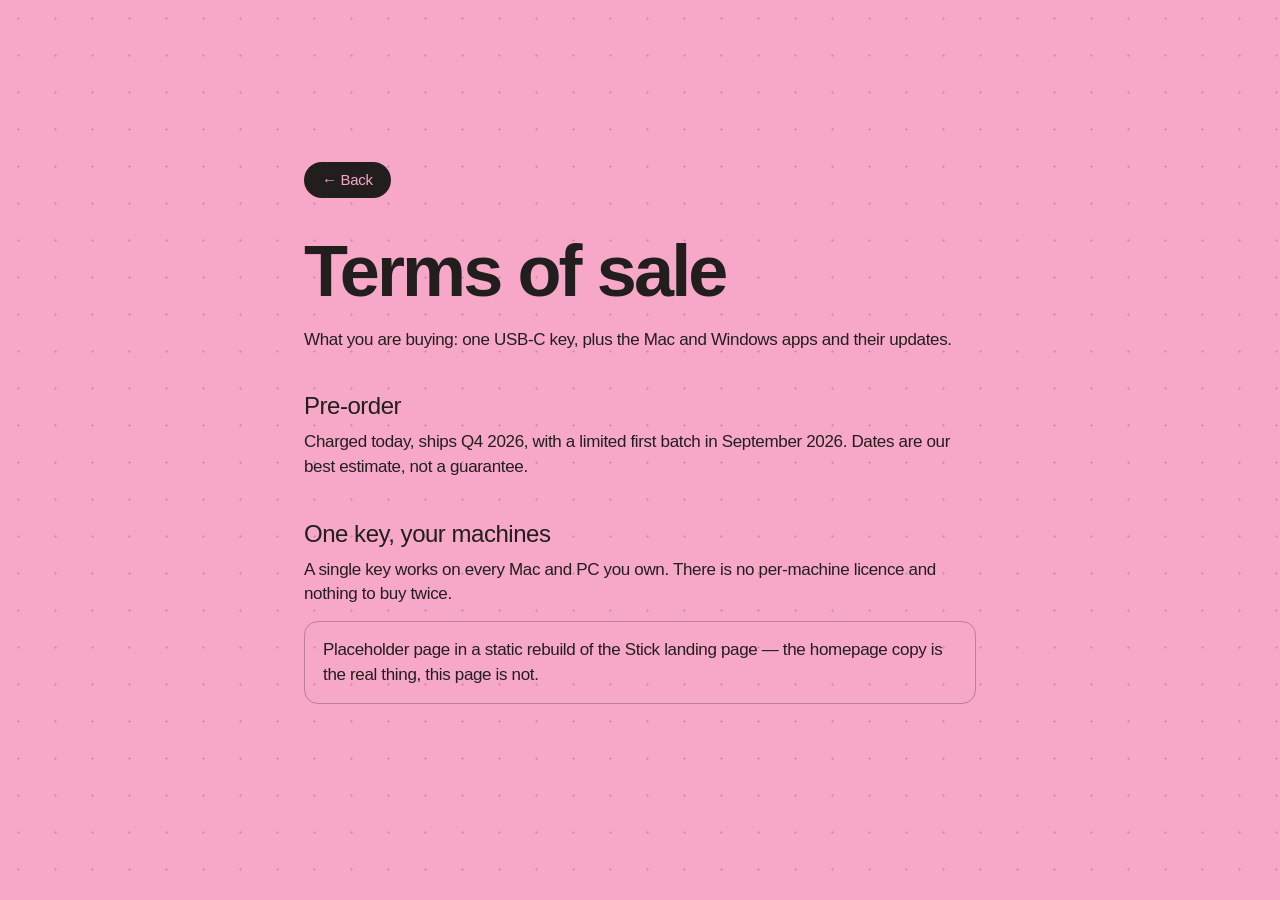
<file: pages/terms.html>
<!DOCTYPE html>
<html lang="en" style="--bg-top: rgb(247, 168, 200);">
<head>
  <meta charset="UTF-8">
  <meta name="viewport" content="width=device-width, initial-scale=1.0">
  <title>Terms of sale — Stick</title>
  <link rel="icon" href="../assets/icon.svg">
  <meta name="theme-color" content="#f7a8c8">
  <link rel="stylesheet" href="../assets/styles.css?v=c54cc865">
</head>
<body>
  <div class="bg-wash" aria-hidden="true"></div>
  <div class="bg-dots" aria-hidden="true"></div>
  <main class="doc-page">
    <a class="doc-back buzz-pill" href="../index.html">&#8592; Back</a>
    <h1>Terms of sale</h1>
    <p>What you are buying: one USB-C key, plus the Mac and Windows apps and their updates.</p>
    <h2>Pre-order</h2>
    <p>Charged today, ships Q4 2026, with a limited first batch in September 2026. Dates are our best estimate, not a guarantee.</p>
    <h2>One key, your machines</h2>
    <p>A single key works on every Mac and PC you own. There is no per-machine licence and nothing to buy twice.</p>
    <p class="doc-note">Placeholder page in a static rebuild of the Stick landing page &#8212; the homepage copy is the real thing, this page is not.</p>
  </main>
</body>
</html>
</file>
<file: assets/styles.css>
/* ==========================================================================
   Buzz — landing site styles
   ========================================================================== */

:root {
  --buzz-ink: #231e1e;
  --buzz-yellow: #d7d72e;
  --buzz-pink: #f7a8c8;
  --stick-key: #f718a9; /* sampled from the lit face of the key photo */
  /* Standard cursor shapes in solid deep blue. The keyword after each is
     the system fallback. */
  --cursor-arrow: url("data:image/svg+xml,%3Csvg xmlns='http://www.w3.org/2000/svg' width='24' height='24' viewBox='0 0 24 24'%3E%3Cpath d='M4 2.5v17.2l4.6-4.4 3 6.8 3-1.3-3-6.7h6.4z' fill='%231b3fd6' stroke='%231b3fd6' stroke-width='1.5' stroke-linejoin='round'/%3E%3C/svg%3E") 4 3, auto;
  --cursor-hand: url("data:image/svg+xml,%3Csvg xmlns='http://www.w3.org/2000/svg' width='24' height='24' viewBox='0 0 24 24'%3E%3Cpath d='M9 3.5a1.5 1.5 0 0 1 3 0V10h.5V8.5a1.5 1.5 0 0 1 3 0V10h.5V9.5a1.5 1.5 0 0 1 3 0v5.5c0 3.3-2.2 6-5.5 6h-1.2c-2 0-3.4-.9-4.5-2.4l-3.1-4.2a1.5 1.5 0 0 1 2.3-1.9L9 14z' fill='%231b3fd6' stroke='%231b3fd6' stroke-width='1.4' stroke-linejoin='round'/%3E%3C/svg%3E") 10 2, pointer;
  --cursor-text: url("data:image/svg+xml,%3Csvg xmlns='http://www.w3.org/2000/svg' width='24' height='24' viewBox='0 0 24 24'%3E%3Cpath d='M9 3h6M9 21h6M12 3v18' fill='none' stroke='%231b3fd6' stroke-width='2.5' stroke-linecap='round'/%3E%3C/svg%3E") 12 12, text;
  --buzz-lime: #dbfa52;
  --buzz-blue: #d7e7f5;
  --buzz-dot: rgba(35, 30, 30, 0.16);
  --bg-top: var(--buzz-pink);
  --font-sans: "Cash Sans", -apple-system, BlinkMacSystemFont, "Segoe UI",
    Inter, Helvetica, Arial, sans-serif;
}

*,
*::before,
*::after { box-sizing: border-box; }

html {
  background: var(--buzz-pink);
  color: var(--buzz-ink);
  -webkit-font-smoothing: antialiased;
  -moz-osx-font-smoothing: grayscale;
  scroll-behavior: smooth;
}

body {
  margin: 0;
  font-family: var(--font-sans);
  font-size: 16px;
  letter-spacing: -0.02em;
  overflow-x: hidden;
}

img { max-width: 100%; }

html { cursor: var(--cursor-arrow); }
p, h1, h2, h3, h4, li, blockquote { cursor: var(--cursor-text); }
a, button, summary, label, [role="button"] { cursor: var(--cursor-hand); }
img, video { cursor: var(--cursor-arrow); }
[hidden] { display: none !important; }

@media (prefers-reduced-motion: reduce) {
  html { scroll-behavior: auto; }
  *,
  *::before,
  *::after {
    animation-duration: 0.001ms !important;
    animation-iteration-count: 1 !important;
    transition-duration: 0.001ms !important;
  }
}

/* --------------------------------------------------------------------------
   Background layers
   -------------------------------------------------------------------------- */

.bg-wash {
  position: fixed;
  inset: 0;
  z-index: 0;
  pointer-events: none;
  background: linear-gradient(var(--bg-top), var(--bg-top));
}

.bg-dots {
  position: fixed;
  inset: 0;
  z-index: 1;
  pointer-events: none;
  background-color: transparent;
  background-image: radial-gradient(circle, var(--buzz-dot) 1.2px, transparent 1.3px);
  background-size: 37px 37px;
}

/* --------------------------------------------------------------------------
   Shared pieces
   -------------------------------------------------------------------------- */

.buzz-pill {
  transition: transform 0.28s cubic-bezier(0.2, 0.8, 0.2, 1), opacity 0.2s ease;
}
.buzz-pill:hover { transform: translateY(-1px) scale(1.03); }
.buzz-pill:active { transform: translateY(0) scale(0.98); }

.hover-fade { transition: opacity 0.25s ease, transform 0.35s ease; }
.hover-fade:hover { opacity: 0.72; }

.nowrap { white-space: nowrap; }
.filter-defs { position: absolute; pointer-events: none; }


.buzz-site {
  position: relative;
  z-index: 2;
}

[data-reveal] {
  opacity: 0;
  transform: translateY(32px);
  transition: opacity 0.9s cubic-bezier(0.2, 0.8, 0.2, 1),
    transform 0.9s cubic-bezier(0.2, 0.8, 0.2, 1);
}
[data-reveal].is-in {
  opacity: 1;
  transform: none;
}

@keyframes caret-blink { 0%, 100% { opacity: 1; } 50% { opacity: 0; } }
@keyframes msg-in {
  from { opacity: 0; transform: translateY(8px); }
  to { opacity: 1; transform: none; }
}

/* --------------------------------------------------------------------------
   Chrome
   -------------------------------------------------------------------------- */

.chrome-logo {
  position: fixed;
  top: 24px;
  left: 24px;
  z-index: 50;
  background: none;
  border: 0;
  cursor: var(--cursor-hand);
  color: var(--buzz-ink);
  padding: 0;
  line-height: 0;
}
.chrome-bee-logo { display: block; }

.chrome-right {
  position: fixed;
  top: 24px;
  right: 24px;
  z-index: 50;
  display: flex;
  align-items: center;
  gap: 8px;
}

.chrome-social {
  display: inline-flex;
  align-items: center;
  justify-content: center;
  width: 36px;
  height: 36px;
  border-radius: 50%;
  background: var(--buzz-ink);
  color: var(--bg-top);
  text-decoration: none;
}

.chrome-download {
  display: inline-flex;
  align-items: center;
  gap: 7px;
  border: 0;
  cursor: var(--cursor-hand);
  font: inherit;
  font-size: 16px;
  line-height: 0.9;
  padding: 11px 18px;
  border-radius: 20px;
  background: var(--buzz-ink);
  color: var(--bg-top);
  text-decoration: none;
  letter-spacing: -0.02em;
}

.chrome-builtby {
  position: fixed;
  bottom: 21px;
  left: 24px;
  z-index: 50;
  display: flex;
  align-items: center;
  gap: 4px;
  font-size: 13px;
  color: var(--buzz-ink);
  line-height: 1;
  text-decoration: none;
  transition: opacity 0.25s ease;
}
.chrome-builtby:hover { opacity: 0.66; }
.block-mark {
  display: inline-block;
  width: 10px;
  height: 10px;
  background-color: var(--buzz-ink);
  -webkit-mask-image: url("block-logo.svg");
  mask-image: url("block-logo.svg");
  -webkit-mask-repeat: no-repeat;
  mask-repeat: no-repeat;
  -webkit-mask-size: contain;
  mask-size: contain;
  -webkit-mask-position: center;
  mask-position: center;
}

/* --------------------------------------------------------------------------
   Bees
   -------------------------------------------------------------------------- */

.bee-layer,
.cta-bees,
.footer-bees {
  position: absolute;
  inset: 0;
  pointer-events: none;
  overflow: visible;
}
.bee-layer-back { z-index: 0; }
.bee-layer-front { z-index: 2; }

.bee {
  position: absolute;
  top: 0;
  left: 0;
  width: 46px;
  height: 31px;
  transform-origin: center center;
  will-change: transform;
}
.bee-sprite {
  display: block;
  overflow: visible;
  animation: bee-flap 0.34s steps(2, end) infinite;
  animation-delay: var(--flap-delay, 0s);
}
@keyframes bee-flap {
  0%, 100% { transform: scaleY(1); }
  50% { transform: scaleY(0.86); }
}

/* --------------------------------------------------------------------------
   Hero
   -------------------------------------------------------------------------- */

.hero {
  position: relative;
  display: flex;
  align-items: center;
  padding: 136px 0 80px;
}

.hero-inner {
  display: flex;
  align-items: center;
  gap: clamp(24px, 4vw, 64px);
  width: 100%;
  padding: 0;
  position: relative;
  z-index: 3;
}

.hero-wordmark-group { position: relative; flex: 0 0 auto; }

.hero-wordmark {
  font-size: clamp(104px, 19vw, 300px);
  font-weight: 700;
  margin: 0 0 0 15px;
  line-height: 0.9;
  letter-spacing: -0.04em;
  user-select: none;
  color: var(--buzz-ink);
  white-space: nowrap;
  filter: url("#buzz-fuzz-hero");
  position: relative;
  z-index: 1;
  will-change: transform, filter, opacity;
  animation: wordmark-in 1.1s cubic-bezier(0.2, 0.8, 0.2, 1) both;
}
@keyframes wordmark-in {
  from { opacity: 0; transform: translateY(24px) scale(0.98); }
  to { opacity: 1; transform: none; }
}

.hero-copy {
  max-width: 640px;
  flex: 0 1 auto;
  min-width: 0;
  padding-right: 6vw;
  margin-top: clamp(48px, 5.5vw, 88px);
  position: relative;
  z-index: 3;
}
.hero-scroll-cue {
  position: absolute;
  bottom: 7px;
  left: 50%;
  transform: translateX(-50%);
  z-index: 4;
  padding: 10px;
  border: none;
  background: transparent;
  color: var(--buzz-ink);
  line-height: 0;
  cursor: var(--cursor-hand);
}
.hero-scroll-cue svg {
  width: clamp(17px, 1.25vw, 25px);
  height: auto;
  transform: rotate(90deg);
  display: block;
}
.hero-scroll-cue > span {
  display: block;
  animation: cue-bob 2.4s ease-in-out infinite;
}
@keyframes cue-bob {
  0%, 100% { transform: translateY(0); }
  50% { transform: translateY(6px); }
}

/* --------------------------------------------------------------------------
   Features
   -------------------------------------------------------------------------- */

.features-section {
  min-height: 100vh;
  display: flex;
  flex-direction: column;
  padding-bottom: 9vh;
}

.features-heading {
  text-align: center;
  margin: var(--features-heading-margin, 22vh auto 0);
  max-width: 760px;
  padding: 0 6vw;
  font-size: clamp(24px, 2.5vw, 34px);
  font-weight: 400;
  line-height: 1.04;
  letter-spacing: -0.02em;
  color: var(--buzz-ink);
  text-wrap: balance;
}

.features-spacer { flex: 1; min-height: 48px; }

.features-track {
  display: flex;
  gap: 16px;
  padding: var(--features-track-padding, 0 20px);
  overflow-x: auto;
  justify-content: var(--features-track-justify, center);
  scroll-snap-type: x proximity;
  scrollbar-width: none;
}
.features-track::-webkit-scrollbar { display: none; }

.feature-card {
  flex: 0 0 auto;
  width: clamp(252px, 25vw, 340px);
  scroll-snap-align: center;
  border-radius: 18px;
  background: var(--buzz-ink);
  color: var(--buzz-blue);
  overflow: hidden;
  display: flex;
  flex-direction: column;
  transition: transform 0.4s cubic-bezier(0.2, 0.8, 0.2, 1),
    opacity 0.9s cubic-bezier(0.2, 0.8, 0.2, 1);
}
.feature-card:hover { transform: translateY(-6px); }


.feature-card-text { padding: 20px 20px 24px; }
.feature-card-text h3 {
  font-size: 15px;
  font-weight: 500;
  letter-spacing: -0.02em;
  line-height: 1.1;
  margin: 0 0 10px;
  color: inherit;
}
.feature-card-text p {
  font-size: 15px;
  font-weight: 400;
  line-height: 1.35;
  letter-spacing: -0.02em;
  margin: 0;
  color: inherit;
  opacity: 0.78;
}

/* --------------------------------------------------------------------------
   CTA
   -------------------------------------------------------------------------- */

/* --------------------------------------------------------------------------
   Footer
   -------------------------------------------------------------------------- */

.footer-wrap { position: relative; }

.site-footer {
  position: relative;
  min-height: clamp(520px, 72vh, 760px);
  display: grid;
  place-items: center;
  background: transparent;
}

.footer-bees {
  inset: -140px 0 0;
  overflow: hidden;
  z-index: 1;
}

.footer-wordmark-static {
  position: absolute;
  inset: 0;
  z-index: 0;
  overflow: hidden;
  display: grid;
  place-items: center;
  color: var(--buzz-blue);
  font-size: clamp(165px, 46vw, 960px);
  font-weight: 700;
  line-height: 0.9;
  letter-spacing: -0.02em;
  white-space: nowrap;
  transform: translate(-1.5vw, calc(-45px - 5vh));
  user-select: none;
  filter: url("#buzz-fuzz-footer");
  opacity: 0.92;
  pointer-events: none;
}

.footer-wordmark-marquee {
  position: absolute;
  inset: 0;
  z-index: 0;
  display: none;
  align-items: center;
  overflow: hidden;
  pointer-events: none;
  transform: translateY(-5vh);
}
.buzz-marquee-track {
  display: flex;
  flex-shrink: 0;
  animation: marquee 18s linear infinite;
}
.buzz-marquee-group { display: flex; flex-shrink: 0; }
.buzz-marquee-group span {
  display: block;
  padding: 0 0.12em;
  font-size: clamp(165px, 62vw, 520px);
  font-weight: 700;
  line-height: 0.9;
  letter-spacing: -0.02em;
  color: var(--buzz-blue);
  filter: url("#buzz-fuzz-footer-mobile");
}
@keyframes marquee {
  from { transform: translateX(0); }
  to { transform: translateX(-50%); }
}

.footer-content {
  position: relative;
  z-index: 2;
  display: flex;
  flex-direction: column;
  align-items: center;
  padding: 0 6vw;
  text-align: center;
}
.footer-type {
  color: var(--buzz-ink);
  font-size: clamp(32px, 4.8vw, 72px);
  font-weight: 400;
  line-height: 0.95;
  letter-spacing: -0.02em;
  margin: 0;
  min-height: 1em;
}
.type-caret {
  margin-left: 2px;
  animation: caret-blink 1.05s steps(2, end) infinite;
}

.footer-actions {
  margin-top: 28px;
  display: flex;
  align-items: center;
  justify-content: center;
  gap: 10px;
  flex-wrap: wrap;
}
.footer-pill {
  display: inline-flex;
  align-items: center;
  gap: 7px;
  border: 0;
  cursor: var(--cursor-hand);
  font: inherit;
  font-size: 16px;
  line-height: 0.9;
  justify-content: center;
  min-height: 36px;
  padding: 11px 18px;
  border-radius: 20px;
  background: var(--buzz-ink);
  color: var(--buzz-blue);
  text-decoration: none;
  letter-spacing: -0.02em;
}
.footer-pill-social { gap: 8px; padding: 11px 18px 11px 15px; }

.footer-open-source-note {
  position: absolute;
  right: 24px;
  bottom: 46px;
  z-index: 5;
  margin: 0;
  font-size: 13px;
  color: var(--buzz-ink);
  line-height: 1;
  letter-spacing: -0.02em;
}

.legal-footer-wrap {
  position: absolute;
  bottom: 0;
  left: 0;
  right: 0;
  z-index: 3;
}
.legal-footer {
  text-align: center;
  padding: 0 6vw 21px;
  font-size: 13px;
  line-height: 1;
  letter-spacing: -0.01em;
  color: #000;
}
.legal-link { color: #000; text-decoration: none; }
.legal-link:hover { text-decoration: underline; }
.legal-link-sep { margin: 0 10px; opacity: 0.45; }
.footer-mobile-only { display: none; }

/* --------------------------------------------------------------------------
   Responsive
   -------------------------------------------------------------------------- */

@media (max-width: 1080px) {
  .hero-inner { flex-direction: column; align-items: flex-start; padding: 0 8vw; }
  .hero-copy { padding-right: 0; margin-top: 28px; }
  .hero-wordmark { font-size: clamp(88px, 24vw, 220px); margin-left: 0; }
  .features-track { --features-track-justify: flex-start; --features-track-padding: 0 6vw; }
}

@media (max-width: 980px) {
  .footer-open-source-note { display: none; }
}

@media (max-width: 760px) {
  .chrome-builtby:not(.footer-mobile-only) { display: none; }
  .footer-open-source-note { display: none; }
  .footer-mobile-only { display: flex; justify-content: center; }
  .footer-open-source-mobile { display: block; margin-bottom: 18px; }
  .legal-links-row { display: flex; flex-wrap: wrap; justify-content: center; gap: 6px 0; }
  .legal-link-sep { margin: 0 8px; }
  .features-heading { --features-heading-margin: 14vh auto 0; }
  .footer-wordmark-static { display: none; }
  .footer-wordmark-marquee { display: flex; }
  .site-footer { min-height: 460px; }
}

@media (max-width: 420px) {
  .chrome-right { top: 16px; right: 16px; }
  .chrome-logo { top: 16px; left: 16px; }
  .hero-inner { padding: 0 6vw; }
}

/* --------------------------------------------------------------------------
   Sub pages
   -------------------------------------------------------------------------- */

.doc-page {
  position: relative;
  z-index: 2;
  max-width: 720px;
  margin: 0 auto;
  padding: 18vh 24px 14vh;
}
.doc-page h1 {
  font-size: clamp(38px, 6vw, 72px);
  font-weight: 700;
  line-height: 0.92;
  letter-spacing: -0.04em;
  margin: 0 0 24px;
}
.doc-page h2 {
  font-size: clamp(18px, 2vw, 24px);
  font-weight: 500;
  letter-spacing: -0.02em;
  margin: 40px 0 10px;
}
.doc-page p,
.doc-page li {
  font-size: 17px;
  line-height: 1.45;
  letter-spacing: -0.02em;
  margin: 0 0 14px;
}
.doc-page ul { padding-left: 20px; }
.doc-page a { color: var(--buzz-ink); text-underline-offset: 3px; }
.doc-page .doc-back {
  display: inline-flex;
  align-items: center;
  gap: 8px;
  margin-bottom: 40px;
  padding: 11px 18px;
  border-radius: 20px;
  background: var(--buzz-ink);
  color: var(--bg-top);
  text-decoration: none;
  font-size: 15px;
  line-height: 0.9;
}
.doc-note {
  margin-top: 48px;
  padding: 16px 18px;
  border-radius: 14px;
  border: 1px solid rgba(35, 30, 30, 0.28);
  font-size: 14px;
  line-height: 1.4;
}

/* --------------------------------------------------------------------------
   Hero copy
   -------------------------------------------------------------------------- */

/* type scale matches getstick.website's hero: --text-hero, headline, --text-lead */
.hero-copy h1 {
  font-size: clamp(2.5rem, 5.2vw, 4.5rem);
  font-weight: 700;
  line-height: 0.95;
  letter-spacing: -0.035em;
  margin: 0;
  color: var(--buzz-ink);
}
.hero-sub {
  font-size: clamp(1.125rem, 1.6vw, 1.375rem);
  line-height: 1.625;
  margin: 28px 0 0;
  max-width: 32rem;
  color: var(--buzz-ink);
  opacity: 0.72;
}
.hero-cta,
.pricing-cta {
  display: inline-flex;
  align-items: center;
  justify-content: center;
  min-height: 44px;
  padding: 0 24px;
  border-radius: 22px;
  background: var(--buzz-ink);
  color: var(--bg-top);
  text-decoration: none;
  font-size: 16px;
  line-height: 0.9;
}
.hero-cta {
  margin-top: 36px;
  padding: 16px 32px;
  border-radius: 999px;
  font-size: 17px;
  font-weight: 500;
  line-height: 1.2;
}
.hero-fine {
  font-size: 14px;
  line-height: 1.45;
  margin: 16px 0 0;
  max-width: 40em;
  color: var(--buzz-ink);
  opacity: 0.66;
}
.pricing-note,
.platforms-req {
  font-size: 13px;
  line-height: 1.4;
  margin: 14px 0 0;
  max-width: 40em;
  color: var(--buzz-ink);
  opacity: 0.66;
}
.pricing-note a { color: inherit; }

/* --------------------------------------------------------------------------
   Shared band layout
   -------------------------------------------------------------------------- */

.band {
  position: relative;
  padding: 80px 6vw;
  max-width: 1180px;
  margin: 0 auto;
}
.band-heading {
  font-size: clamp(30px, 4vw, 60px);
  font-weight: 400;
  line-height: 0.98;
  letter-spacing: -0.03em;
  margin: 0 0 18px;
  color: var(--buzz-ink);
  text-wrap: balance;
  max-width: 18em;
}
.band-sub {
  font-size: clamp(16px, 1.5vw, 19px);
  line-height: 1.35;
  margin: 0 0 40px;
  max-width: 42em;
  color: var(--buzz-ink);
  opacity: 0.82;
}
.band-kicker {
  margin: 44px 0 0;
  font-size: clamp(20px, 2.4vw, 30px);
  line-height: 1.1;
  letter-spacing: -0.02em;
  color: var(--buzz-ink);
  text-wrap: balance;
}

/* --------------------------------------------------------------------------
   How it works
   -------------------------------------------------------------------------- */

.steps {
  list-style: none;
  margin: 44px 0 0;
  padding: 0;
  display: grid;
  grid-template-columns: repeat(auto-fit, minmax(260px, 1fr));
  gap: 40px 36px;
}
.step {
  display: flex;
  flex-direction: column;
}
.step-num {
  display: block;
  font-size: clamp(15px, 1.3vw, 18px);
  font-weight: 500;
  line-height: 1;
  margin-bottom: 20px;
  color: var(--buzz-ink);
  opacity: 0.55;
}
.step h3 {
  font-size: clamp(20px, 2vw, 27px);
  font-weight: 600;
  letter-spacing: -0.03em;
  line-height: 1.08;
  margin: 0 0 14px;
}
.step p {
  font-size: clamp(15px, 1.25vw, 17px);
  line-height: 1.45;
  margin: 0 0 26px;
  opacity: 0.78;
}
/* media sits at the foot of each column, so the three cards line up even
   though the copy above them runs to different lengths */
.step-media {
  display: block;
  width: 100%;
  height: auto;
  margin-top: auto;
  aspect-ratio: 1000 / 918;
  object-fit: cover;
  border-radius: 18px;
  border: 1px solid rgba(35, 30, 30, 0.14);
  background: rgba(35, 30, 30, 0.08);
}

/* --------------------------------------------------------------------------
   Comparison
   -------------------------------------------------------------------------- */

.compare-track {
  margin-top: 40px;
  display: grid;
  grid-template-columns: repeat(auto-fit, minmax(226px, 1fr));
  gap: 14px;
  overflow: visible;
  padding: 0;
}
.compare-card { width: auto; }
.compare-card .feature-card-text { padding: 22px 20px 24px; }
.compare-where {
  font-size: 13px;
  letter-spacing: 0.01em;
  margin: 0 0 10px;
  opacity: 0.55;
}
.compare-card.is-stick {
  background: var(--buzz-ink);
  outline: 2px solid var(--buzz-pink);
  outline-offset: -2px;
}
.compare-card.is-stick h3 { color: var(--buzz-pink); }
.compare-card.is-stick .compare-where { color: var(--buzz-pink); opacity: 0.85; }

/* --------------------------------------------------------------------------
   Pricing
   -------------------------------------------------------------------------- */

.pricing-section { max-width: 1180px; }
/* the key sits beside the card, as on getstick.website; stacks on narrow screens */
.pricing-layout {
  display: grid;
  grid-template-columns: minmax(0, 1fr) minmax(0, 1.1fr);
  align-items: center;
  gap: clamp(32px, 5vw, 72px);
}
.pricing-key {
  display: block;
  width: 100%;
  height: auto;
}
@media (max-width: 900px) {
  .pricing-layout { grid-template-columns: minmax(0, 1fr); }
  .pricing-key { width: min(100%, 440px); margin: 0 auto; }
}
.pricing-card {
  border-radius: 20px;
  background: var(--buzz-ink);
  color: var(--buzz-blue);
  padding: clamp(28px, 4vw, 44px);
}
.pricing-price {
  font-size: clamp(34px, 5vw, 58px);
  font-weight: 700;
  letter-spacing: -0.04em;
  line-height: 0.95;
  margin: 0 0 24px;
}
.pricing-price span {
  font-size: clamp(15px, 1.6vw, 19px);
  font-weight: 400;
  letter-spacing: -0.02em;
  opacity: 0.6;
}
.pricing-list {
  list-style: none;
  margin: 0 0 28px;
  padding: 0;
  display: flex;
  flex-direction: column;
  gap: 12px;
}
.pricing-list li {
  position: relative;
  padding-left: 26px;
  font-size: 15px;
  line-height: 1.4;
  opacity: 0.86;
}
.pricing-list li::before {
  content: "";
  position: absolute;
  left: 0;
  top: 0.45em;
  width: 11px;
  height: 6px;
  border-left: 2px solid var(--stick-key);
  border-bottom: 2px solid var(--stick-key);
  transform: rotate(-45deg);
}
.pricing-card .pricing-cta { color: #0e0b0b; background: var(--stick-key); }
.pricing-card .pricing-note { color: var(--buzz-blue); opacity: 0.55; }

/* --------------------------------------------------------------------------
   Modes
   -------------------------------------------------------------------------- */

.mode-chips {
  list-style: none;
  margin: 0;
  padding: 0;
  display: flex;
  flex-wrap: wrap;
  gap: 10px;
}
.mode-chips li {
  padding: 11px 20px;
  border-radius: 22px;
  border: 1px solid rgba(35, 30, 30, 0.35);
  font-size: 16px;
  line-height: 0.9;
  letter-spacing: -0.02em;
  transition: background 0.25s ease, color 0.25s ease;
}
.mode-chips li:hover {
  background: var(--buzz-ink);
  color: var(--bg-top);
}

/* --------------------------------------------------------------------------
   Details / lost key / platforms
   -------------------------------------------------------------------------- */

.details-grid {
  margin-top: 40px;
  display: grid;
  grid-template-columns: repeat(auto-fit, minmax(300px, 1fr));
  gap: 34px 44px;
}
.detail h3,
.key-card h3 {
  font-size: clamp(17px, 1.7vw, 21px);
  font-weight: 500;
  letter-spacing: -0.02em;
  line-height: 1.12;
  margin: 0 0 8px;
}
.detail p,
.key-card p {
  font-size: 15px;
  line-height: 1.42;
  margin: 0;
  opacity: 0.78;
}

.key-grid {
  display: grid;
  grid-template-columns: repeat(auto-fit, minmax(280px, 1fr));
  gap: 16px;
}
.key-card {
  padding: 26px 24px 28px;
  border-radius: 18px;
  border: 1px solid rgba(35, 30, 30, 0.3);
}

.platforms-copy { max-width: 46em; }
.platforms-copy p {
  font-size: clamp(16px, 1.5vw, 19px);
  line-height: 1.4;
  margin: 0 0 18px;
  opacity: 0.86;
}

/* --------------------------------------------------------------------------
   Questions
   -------------------------------------------------------------------------- */

.faq {
  max-width: 44em;
  border-top: 1px solid rgba(35, 30, 30, 0.25);
}
.faq details { border-bottom: 1px solid rgba(35, 30, 30, 0.25); }
.faq summary {
  list-style: none;
  cursor: var(--cursor-hand);
  display: flex;
  align-items: baseline;
  justify-content: space-between;
  gap: 16px;
  padding: 20px 0;
  font-size: clamp(16px, 1.6vw, 20px);
  letter-spacing: -0.02em;
  line-height: 1.2;
}
.faq summary::-webkit-details-marker { display: none; }
.faq summary::after {
  content: "+";
  flex: 0 0 auto;
  font-size: 1.1em;
  line-height: 1;
  opacity: 0.55;
  transition: transform 0.25s ease;
}
.faq details[open] summary::after { content: "–"; }
.faq details p {
  margin: 0 0 22px;
  padding-right: 40px;
  font-size: 15px;
  line-height: 1.45;
  opacity: 0.78;
  animation: msg-in 0.35s ease both;
}
.faq-all { margin: 28px 0 0; font-size: 15px; }
.faq-all a { color: var(--buzz-ink); text-underline-offset: 3px; }

/* --------------------------------------------------------------------------
   Footer copy
   -------------------------------------------------------------------------- */

.footer-fine {
  margin: 18px 0 0;
  font-size: 15px;
  line-height: 1.35;
  color: var(--buzz-ink);
  opacity: 0.7;
}

@media (max-width: 760px) {
  .compare-card { width: 78vw; }
  .chrome-builtby { display: none; }
}

/* section rhythm matches getstick.website: 80px on phones, 112px from 768px */
@media (min-width: 768px) {
  .band { padding-top: 112px; padding-bottom: 112px; }
  .hero { padding: 168px 0 112px; }
}
</file>
